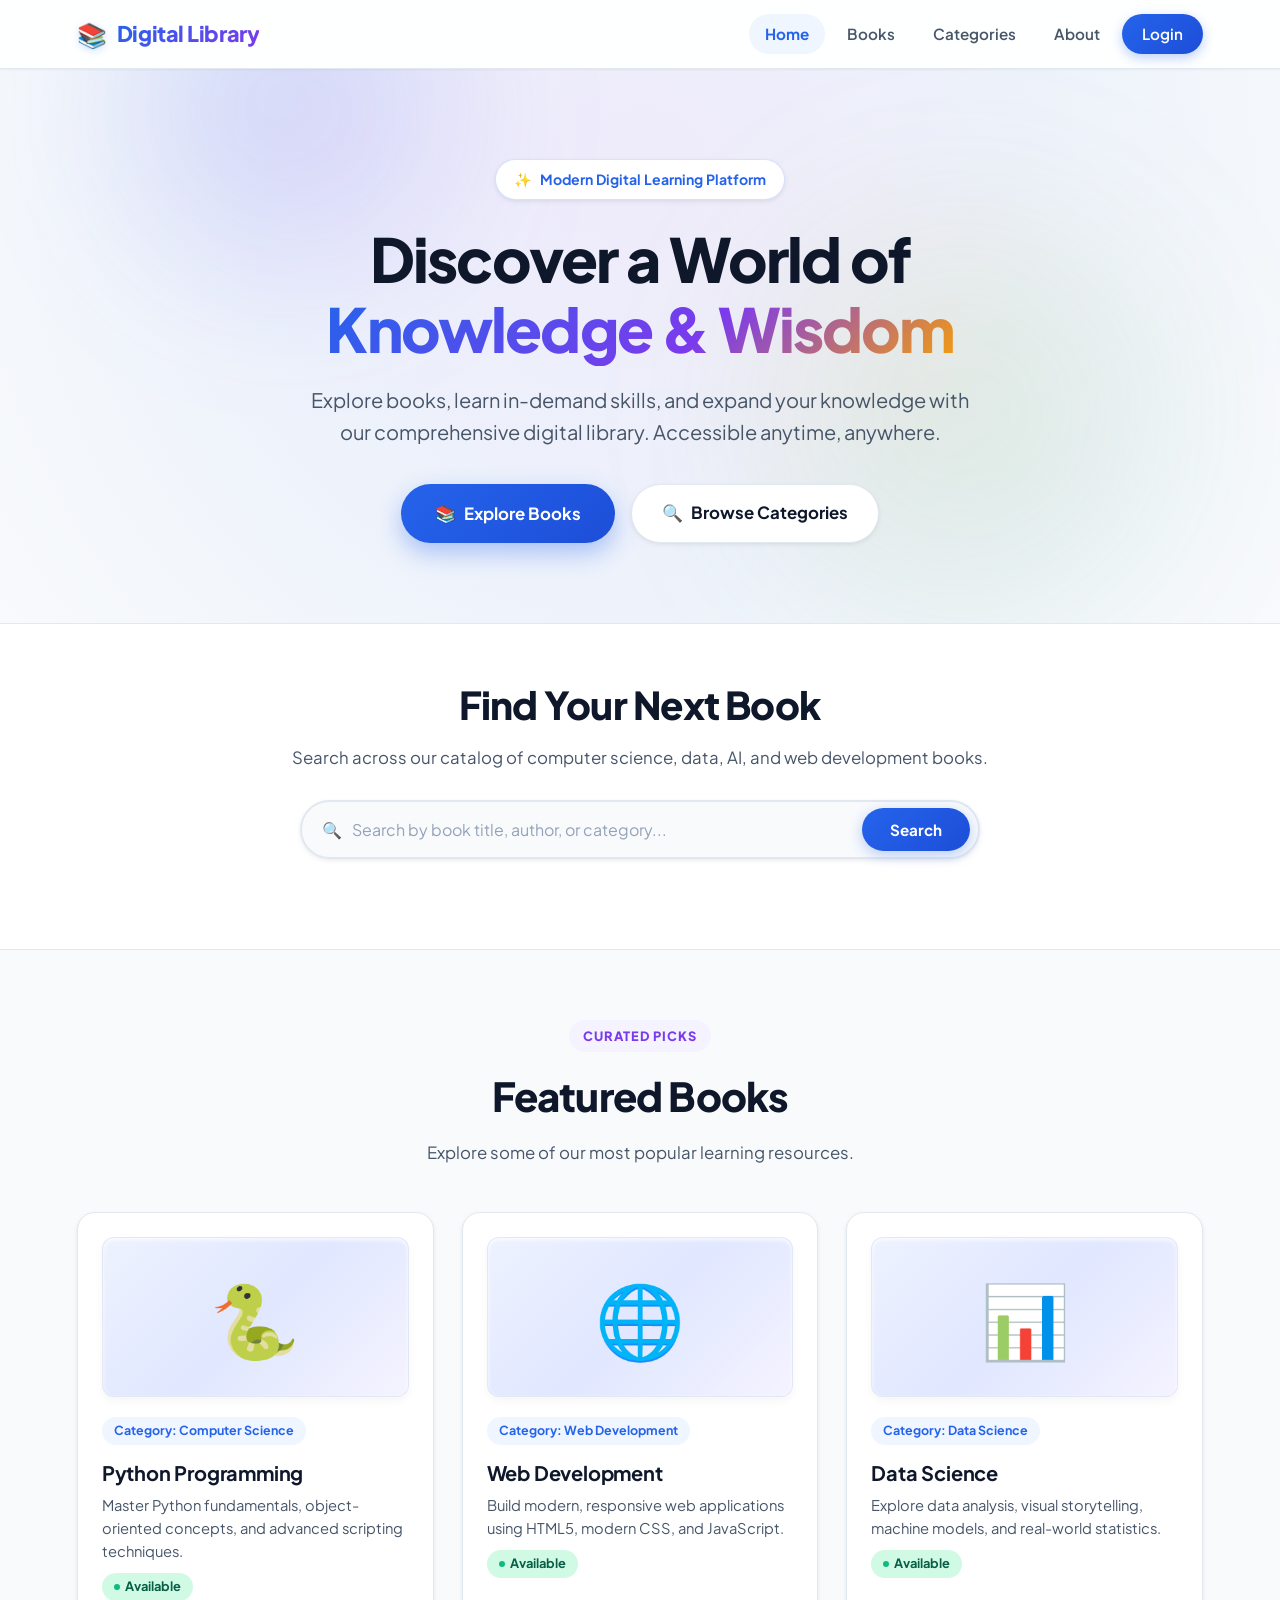
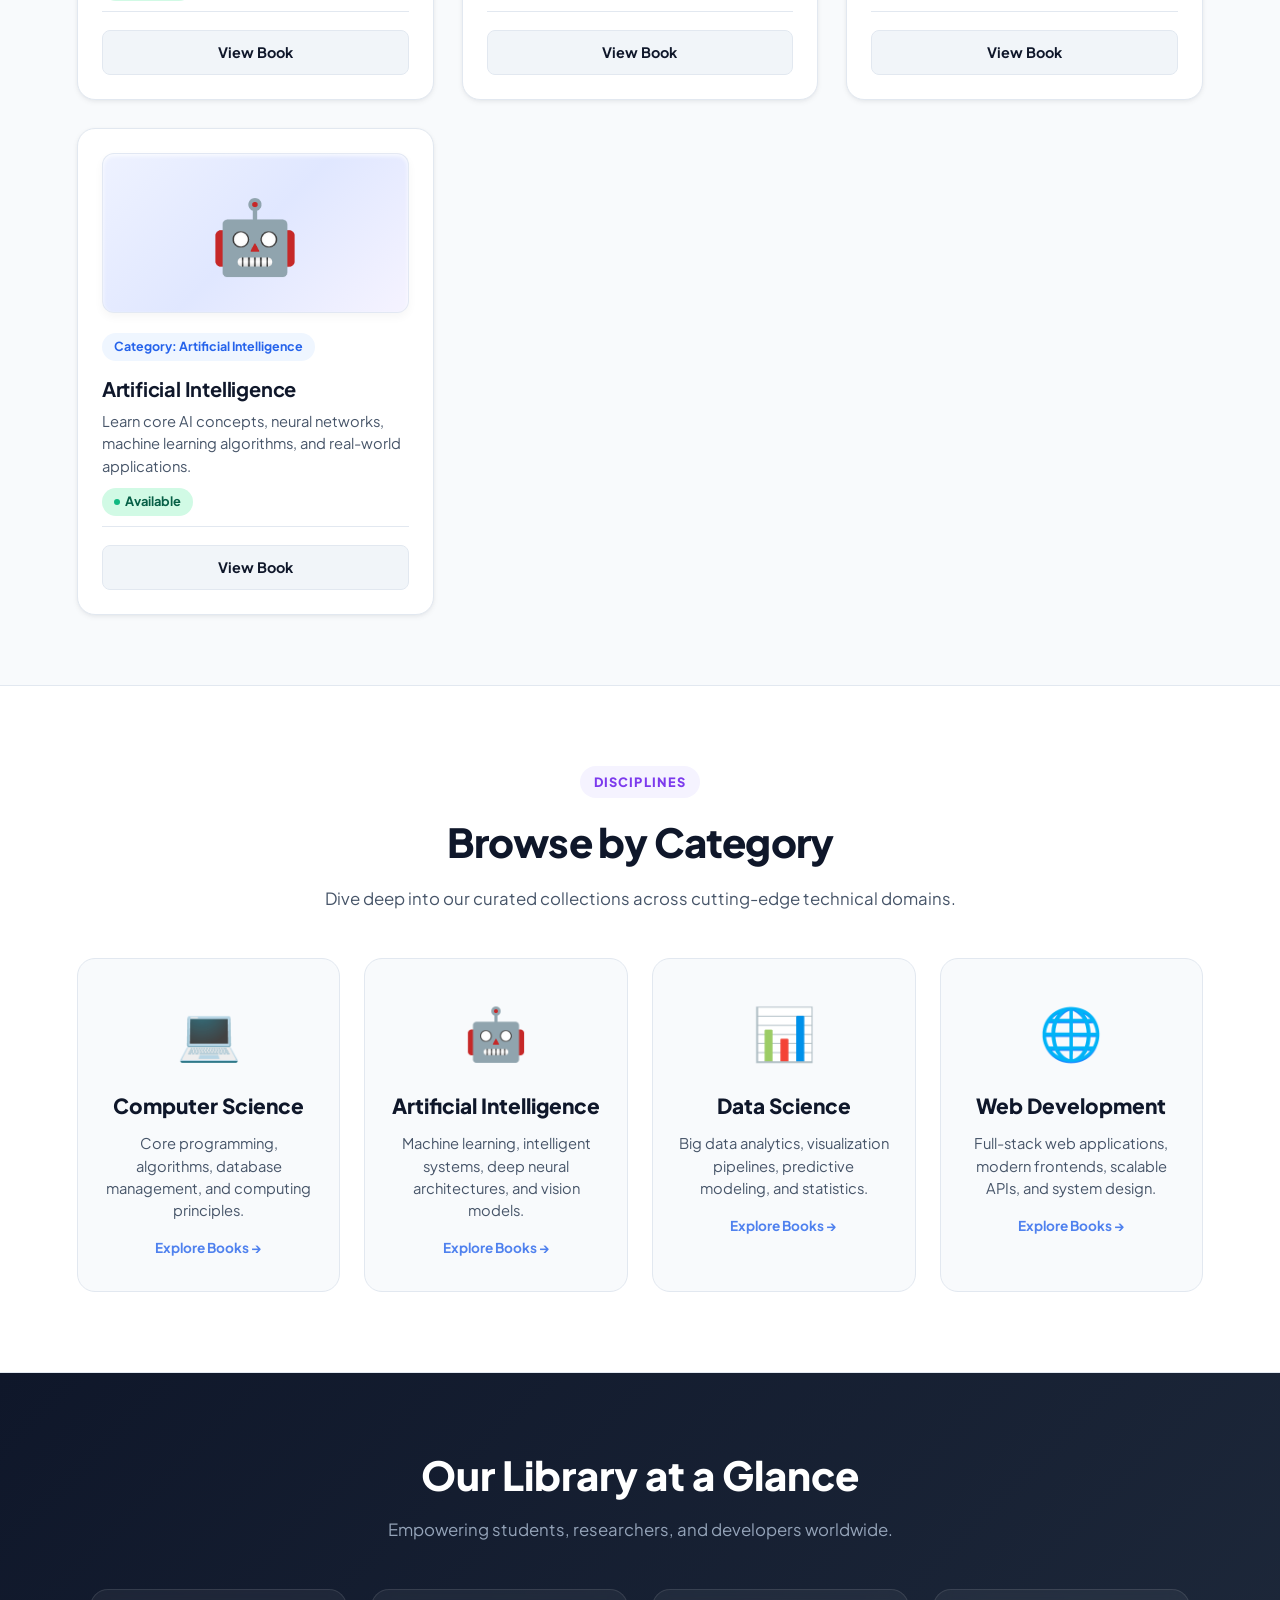
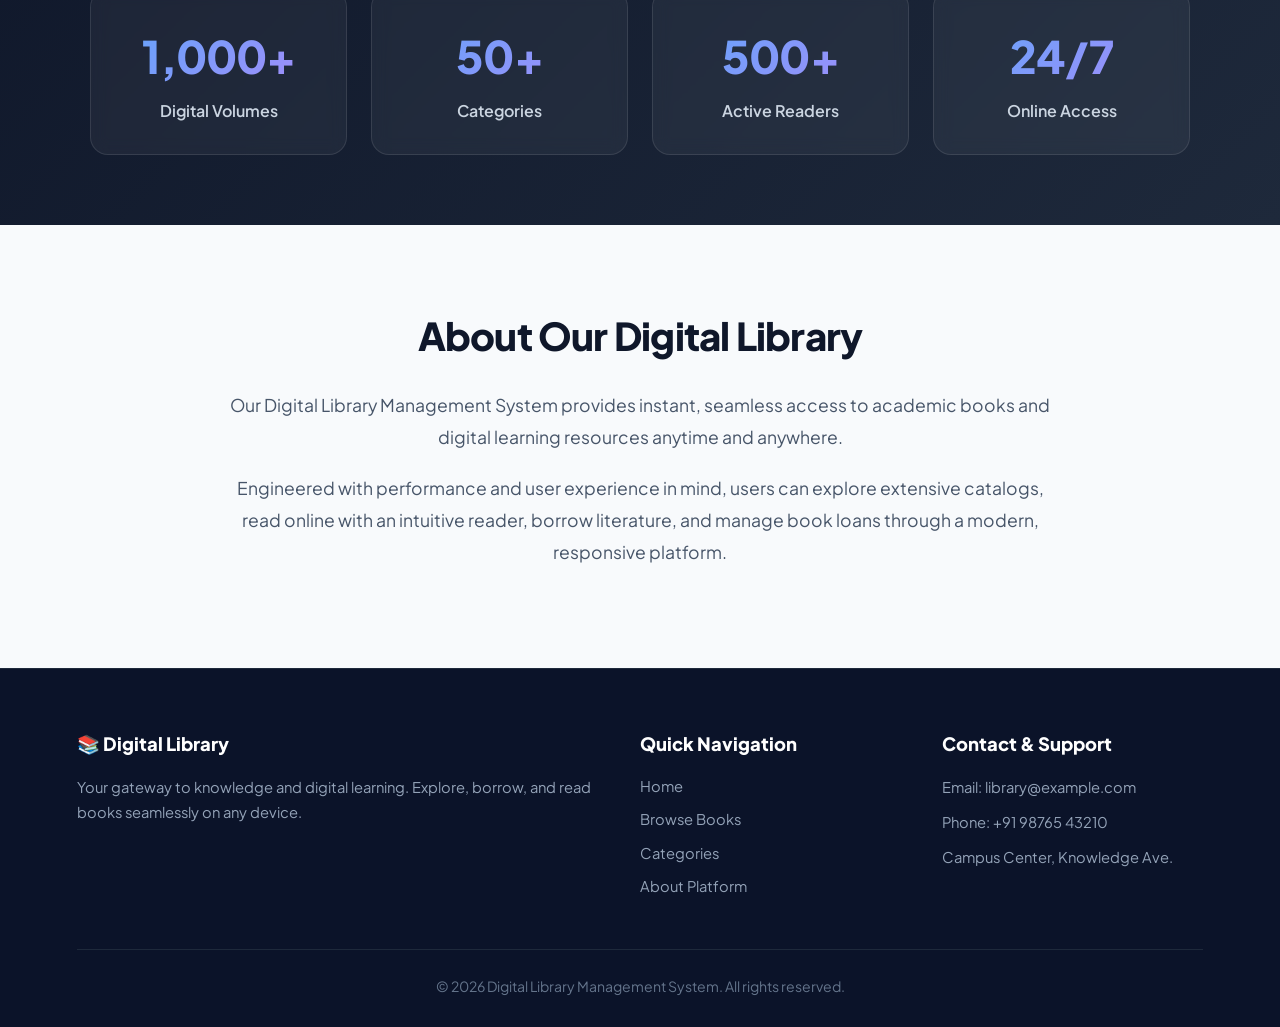
<file: frontend/index.html>
<!DOCTYPE html>
<html lang="en">

<head>
    <meta charset="UTF-8">
    <meta name="viewport" content="width=device-width, initial-scale=1.0">
    <title>Digital Library Management System</title>
    <link rel="stylesheet" href="style.css">
</head>

<body>

    <!-- Header / Navbar -->
    <header>
        <a href="index.html" class="logo-link">
            <span class="logo-badge">📚</span>
            <h1>Digital Library</h1>
        </a>

        <button class="nav-toggle" id="navToggle" aria-label="Toggle Navigation">
            ☰
        </button>

        <nav id="mainNav">
            <a href="index.html" class="active">Home</a>
            <a href="books.html">Books</a>
            <a href="#categories">Categories</a>
            <a href="#about">About</a>
            <a href="login.html" class="nav-cta" id="navAuthBtn">Login</a>
        </nav>
    </header>

    <main>

        <!-- Hero Section -->
        <section class="hero" id="home">
            <div class="hero-pill">
                <span>✨</span> Modern Digital Learning Platform
            </div>

            <h2>
                Discover a World of <span class="highlight">Knowledge & Wisdom</span>
            </h2>

            <p>
                Explore books, learn in-demand skills, and expand your knowledge with our comprehensive digital library. Accessible anytime, anywhere.
            </p>

            <div class="hero-actions">
                <button onclick="exploreBooks()">
                    <span>📚</span> Explore Books
                </button>
                <a href="#categories" class="btn-secondary-hero">
                    <span>🔍</span> Browse Categories
                </a>
            </div>
        </section>

        <!-- Search Section -->
        <section class="search-section">
            <div class="search-container-inner">
                <h2>Find Your Next Book</h2>
                <p>
                    Search across our catalog of computer science, data, AI, and web development books.
                </p>

                <div class="search-box">
                    <span class="search-icon">🔍</span>
                    <input
                        type="text"
                        id="searchInput"
                        placeholder="Search by book title, author, or category..."
                    >
                    <button onclick="searchBooks()">
                        Search
                    </button>
                </div>

                <div id="searchResult"></div>
            </div>
        </section>

        <!-- Featured Books Section -->
        <section class="featured-books" id="books">
            <div class="section-header">
                <span class="section-tag">Curated Picks</span>
                <h2>Featured Books</h2>
                <p>Explore some of our most popular learning resources.</p>
            </div>

            <div class="book-container">

                <!-- Book 1 -->
                <div class="book-card">
                    <div class="book-cover cover-cs">
                        🐍
                    </div>
                    <span class="book-category">Category: Computer Science</span>
                    <h3>Python Programming</h3>
                    <p>
                        Master Python fundamentals, object-oriented concepts, and advanced scripting techniques.
                    </p>
                    <p>
                        <span class="badge-available">Available</span>
                    </p>
                    <div class="book-buttons">
                        <a href="book-details.html?book=python" class="view-book">
                            View Book
                        </a>
                    </div>
                </div>

                <!-- Book 2 -->
                <div class="book-card">
                    <div class="book-cover cover-web">
                        🌐
                    </div>
                    <span class="book-category">Category: Web Development</span>
                    <h3>Web Development</h3>
                    <p>
                        Build modern, responsive web applications using HTML5, modern CSS, and JavaScript.
                    </p>
                    <p>
                        <span class="badge-available">Available</span>
                    </p>
                    <div class="book-buttons">
                        <a href="book-details.html?book=web" class="view-book">
                            View Book
                        </a>
                    </div>
                </div>

                <!-- Book 3 -->
                <div class="book-card">
                    <div class="book-cover cover-data">
                        📊
                    </div>
                    <span class="book-category">Category: Data Science</span>
                    <h3>Data Science</h3>
                    <p>
                        Explore data analysis, visual storytelling, machine models, and real-world statistics.
                    </p>
                    <p>
                        <span class="badge-available">Available</span>
                    </p>
                    <div class="book-buttons">
                        <a href="book-details.html?book=data" class="view-book">
                            View Book
                        </a>
                    </div>
                </div>

                <!-- Book 4 -->
                <div class="book-card">
                    <div class="book-cover cover-ai">
                        🤖
                    </div>
                    <span class="book-category">Category: Artificial Intelligence</span>
                    <h3>Artificial Intelligence</h3>
                    <p>
                        Learn core AI concepts, neural networks, machine learning algorithms, and real-world applications.
                    </p>
                    <p>
                        <span class="badge-available">Available</span>
                    </p>
                    <div class="book-buttons">
                        <a href="book-details.html?book=ai" class="view-book">
                            View Book
                        </a>
                    </div>
                </div>

            </div>
        </section>

        <!-- Categories Section -->
        <section class="categories" id="categories">
            <div class="categories-inner">
                <div class="section-header">
                    <span class="section-tag">Disciplines</span>
                    <h2>Browse by Category</h2>
                    <p>Dive deep into our curated collections across cutting-edge technical domains.</p>
                </div>

                <div class="category-container">

                    <!-- Category 1 -->
                    <div
                        class="category-card"
                        onclick="openCategory('Computer Science')"
                    >
                        <div class="category-icon">💻</div>
                        <h3>Computer Science</h3>
                        <p>Core programming, algorithms, database management, and computing principles.</p>
                        <div class="category-cta">Explore Books →</div>
                    </div>

                    <!-- Category 2 -->
                    <div
                        class="category-card"
                        onclick="openCategory('Artificial Intelligence')"
                    >
                        <div class="category-icon">🤖</div>
                        <h3>Artificial Intelligence</h3>
                        <p>Machine learning, intelligent systems, deep neural architectures, and vision models.</p>
                        <div class="category-cta">Explore Books →</div>
                    </div>

                    <!-- Category 3 -->
                    <div
                        class="category-card"
                        onclick="openCategory('Data Science')"
                    >
                        <div class="category-icon">📊</div>
                        <h3>Data Science</h3>
                        <p>Big data analytics, visualization pipelines, predictive modeling, and statistics.</p>
                        <div class="category-cta">Explore Books →</div>
                    </div>

                    <!-- Category 4 -->
                    <div
                        class="category-card"
                        onclick="openCategory('Web Development')"
                    >
                        <div class="category-icon">🌐</div>
                        <h3>Web Development</h3>
                        <p>Full-stack web applications, modern frontends, scalable APIs, and system design.</p>
                        <div class="category-cta">Explore Books →</div>
                    </div>

                </div>
            </div>
        </section>

        <!-- Library Statistics Section -->
        <section class="library-stats">
            <h2>Our Library at a Glance</h2>
            <p>Empowering students, researchers, and developers worldwide.</p>

            <div class="stats-container">
                <div class="stat-card">
                    <h3>1,000+</h3>
                    <p>Digital Volumes</p>
                </div>
                <div class="stat-card">
                    <h3>50+</h3>
                    <p>Categories</p>
                </div>
                <div class="stat-card">
                    <h3>500+</h3>
                    <p>Active Readers</p>
                </div>
                <div class="stat-card">
                    <h3>24/7</h3>
                    <p>Online Access</p>
                </div>
            </div>
        </section>

        <!-- About Section -->
        <section class="about-section" id="about">
            <h2>About Our Digital Library</h2>
            <p>
                Our Digital Library Management System provides instant, seamless access to academic books and digital learning resources anytime and anywhere.
            </p>
            <p>
                Engineered with performance and user experience in mind, users can explore extensive catalogs, read online with an intuitive reader, borrow literature, and manage book loans through a modern, responsive platform.
            </p>
        </section>

    </main>

    <!-- Footer -->
    <footer>
        <div class="footer-content">
            <div class="footer-section">
                <h3>📚 Digital Library</h3>
                <p>
                    Your gateway to knowledge and digital learning. Explore, borrow, and read books seamlessly on any device.
                </p>
            </div>

            <div class="footer-section">
                <h3>Quick Navigation</h3>
                <a href="#home">Home</a>
                <a href="books.html">Browse Books</a>
                <a href="#categories">Categories</a>
                <a href="#about">About Platform</a>
            </div>

            <div class="footer-section">
                <h3>Contact & Support</h3>
                <p>Email: library@example.com</p>
                <p>Phone: +91 98765 43210</p>
                <p>Campus Center, Knowledge Ave.</p>
            </div>
        </div>

        <div class="footer-bottom">
            <p>© 2026 Digital Library Management System. All rights reserved.</p>
        </div>
    </footer>

    <!-- JavaScript -->
    <script src="script.js"></script>
</body>

</html>
</file>
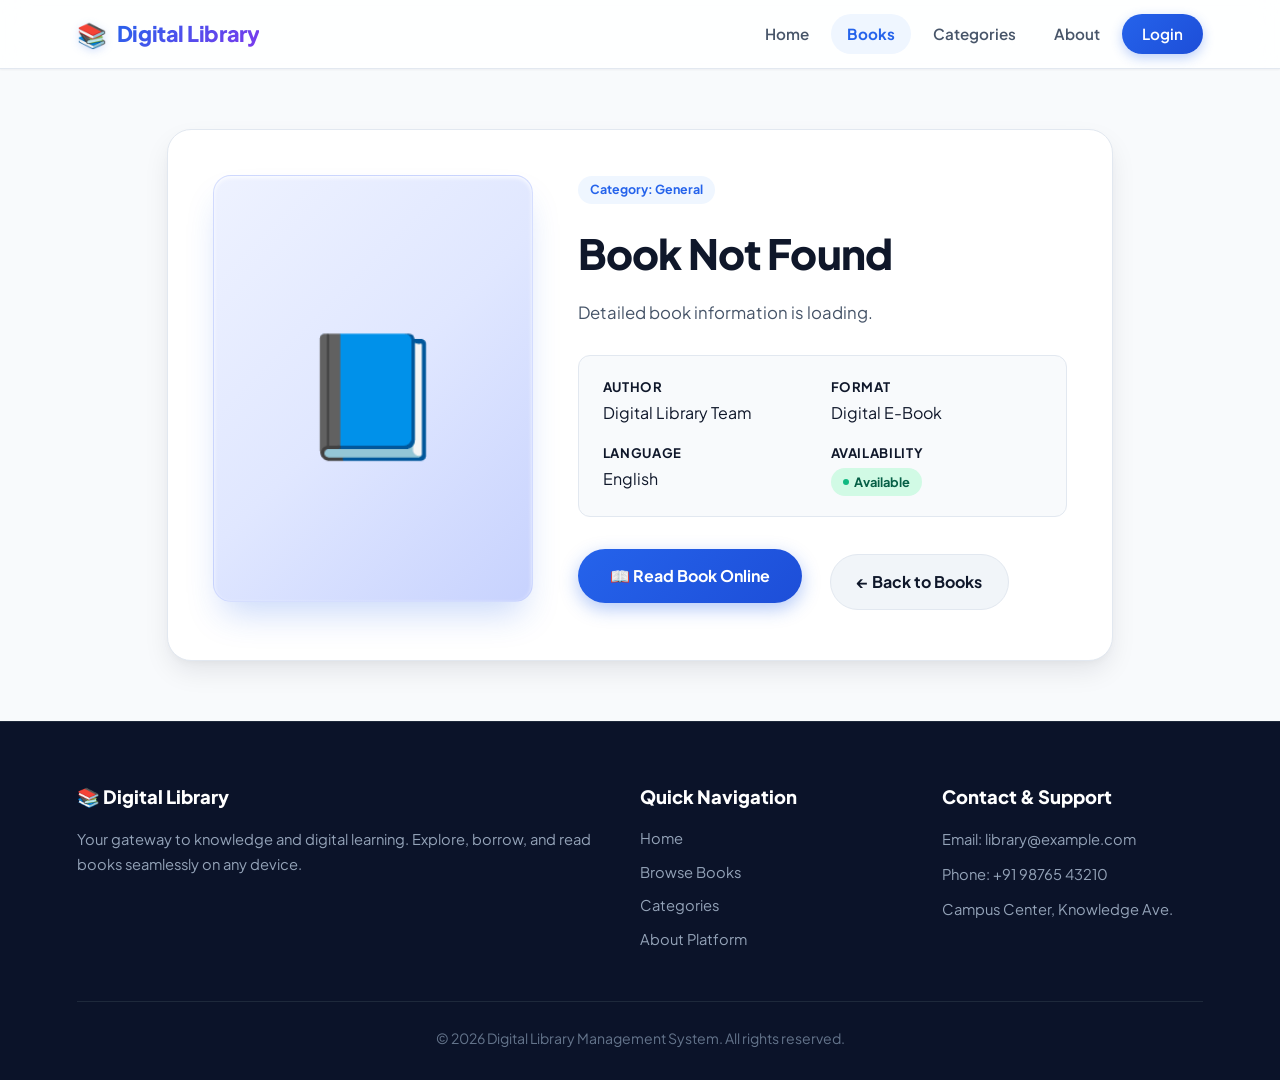
<file: frontend/book-details.html>
<!DOCTYPE html>
<html lang="en">

<head>
    <meta charset="UTF-8">
    <meta name="viewport" content="width=device-width, initial-scale=1.0">
    <title>Book Details - Digital Library</title>
    <link rel="stylesheet" href="style.css">
</head>

<body>

    <!-- Header / Navbar -->
    <header>
        <a href="index.html" class="logo-link">
            <span class="logo-badge">📚</span>
            <h1>Digital Library</h1>
        </a>

        <button class="nav-toggle" id="navToggle" aria-label="Toggle Navigation">
            ☰
        </button>

        <nav id="mainNav">
            <a href="index.html">Home</a>
            <a href="books.html" class="active">Books</a>
            <a href="index.html#categories">Categories</a>
            <a href="index.html#about">About</a>
            <a href="login.html" class="nav-cta" id="navAuthBtn">Login</a>
        </nav>
    </header>

    <main>
        <!-- Book Details Section -->
        <section class="book-details">
            <div class="book-details-container">

                <!-- Book Cover Visual -->
                <div class="book-details-cover" id="bookCover">
                    📘
                </div>

                <!-- Book Information & Actions -->
                <div class="book-details-info">
                    <span class="book-category" id="bookCategory">
                        Category: General
                    </span>

                    <h2 id="bookTitle">
                        Loading Book...
                    </h2>

                    <p id="bookDescription">
                        Detailed book information is loading.
                    </p>

                    <!-- Meta Information Box -->
                    <div class="book-info-box">
                        <div>
                            <strong>Author</strong>
                            <span id="bookAuthor">Digital Library Team</span>
                        </div>

                        <div>
                            <strong>Format</strong>
                            <span>Digital E-Book</span>
                        </div>

                        <div>
                            <strong>Language</strong>
                            <span>English</span>
                        </div>

                        <div>
                            <strong>Availability</strong>
                            <span class="badge-available">Available</span>
                        </div>
                    </div>

                    <!-- Action Buttons -->
                    <div style="display: flex; gap: 14px; flex-wrap: wrap; align-items: center;">
                        <a href="#" class="read-book" id="readBookButton">
                            📖 Read Book Online
                        </a>

                        <a href="books.html" class="back-books">
                            ← Back to Books
                        </a>
                    </div>
                </div>

            </div>
        </section>
    </main>

    <!-- Footer -->
    <footer>
        <div class="footer-content">
            <div class="footer-section">
                <h3>📚 Digital Library</h3>
                <p>
                    Your gateway to knowledge and digital learning. Explore, borrow, and read books seamlessly on any device.
                </p>
            </div>

            <div class="footer-section">
                <h3>Quick Navigation</h3>
                <a href="index.html">Home</a>
                <a href="books.html">Browse Books</a>
                <a href="index.html#categories">Categories</a>
                <a href="index.html#about">About Platform</a>
            </div>

            <div class="footer-section">
                <h3>Contact & Support</h3>
                <p>Email: library@example.com</p>
                <p>Phone: +91 98765 43210</p>
                <p>Campus Center, Knowledge Ave.</p>
            </div>
        </div>

        <div class="footer-bottom">
            <p>© 2026 Digital Library Management System. All rights reserved.</p>
        </div>
    </footer>

    <!-- JavaScript -->
    <script src="script.js"></script>
</body>

</html>
</file>
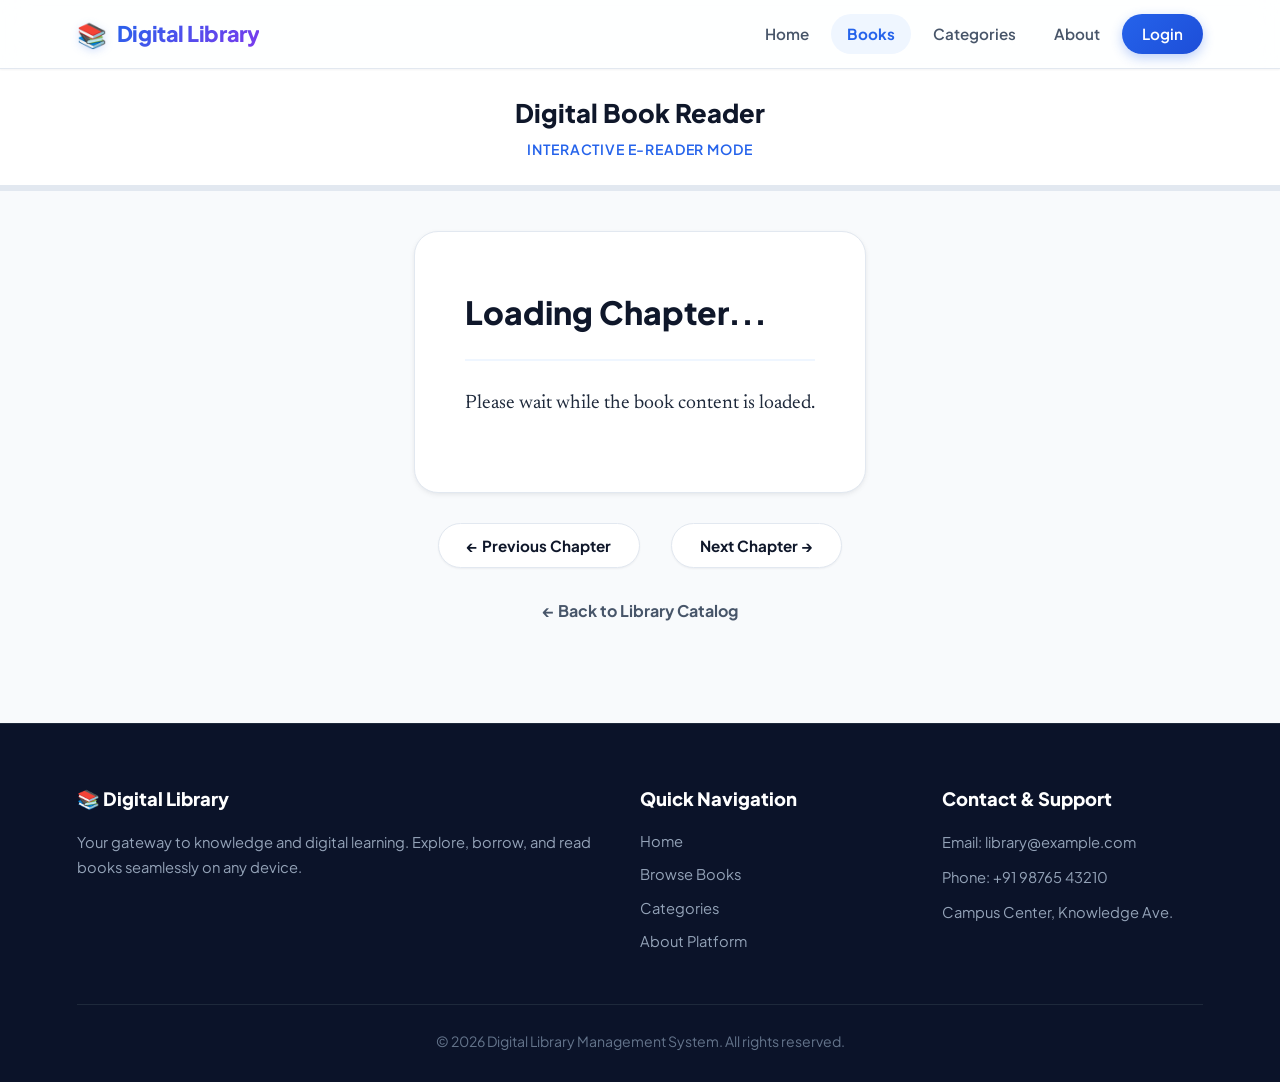
<file: frontend/book-reader.html>
<!DOCTYPE html>
<html lang="en">

<head>
    <meta charset="UTF-8">
    <meta name="viewport" content="width=device-width, initial-scale=1.0">
    <title>Book Reader - Digital Library</title>
    <link rel="stylesheet" href="style.css">
</head>

<body>

    <!-- Header / Navbar -->
    <header>
        <a href="index.html" class="logo-link">
            <span class="logo-badge">📚</span>
            <h1>Digital Library</h1>
        </a>

        <button class="nav-toggle" id="navToggle" aria-label="Toggle Navigation">
            ☰
        </button>

        <nav id="mainNav">
            <a href="index.html">Home</a>
            <a href="books.html" class="active">Books</a>
            <a href="index.html#categories">Categories</a>
            <a href="index.html#about">About</a>
            <a href="login.html" class="nav-cta" id="navAuthBtn">Login</a>
        </nav>
    </header>

    <!-- Reader Sticky Header -->
    <section class="reader-header">
        <h2 id="readerTitle">
            Digital Book Reader
        </h2>
        <p>Interactive E-Reader Mode</p>
    </section>

    <!-- Reading Progress Bar -->
    <div class="reading-progress-container">
        <div class="reading-progress-bar" id="readingProgress"></div>
    </div>

    <!-- Reader Main Content -->
    <main class="reader-page">
        <article class="book-content" id="chapterContent">
            <h2>Loading Chapter...</h2>
            <p>Please wait while the book content is loaded.</p>
        </article>

        <!-- Chapter Navigation -->
        <div class="chapter-navigation">
            <button id="previousChapter" onclick="previousChapter()">
                ← Previous Chapter
            </button>

            <button id="nextChapter" onclick="nextChapter()">
                Next Chapter →
            </button>
        </div>

        <!-- Back to Books -->
        <div class="reader-back">
            <a href="books.html">
                ← Back to Library Catalog
            </a>
        </div>
    </main>

    <!-- Footer -->
    <footer>
        <div class="footer-content">
            <div class="footer-section">
                <h3>📚 Digital Library</h3>
                <p>
                    Your gateway to knowledge and digital learning. Explore, borrow, and read books seamlessly on any device.
                </p>
            </div>

            <div class="footer-section">
                <h3>Quick Navigation</h3>
                <a href="index.html">Home</a>
                <a href="books.html">Browse Books</a>
                <a href="index.html#categories">Categories</a>
                <a href="index.html#about">About Platform</a>
            </div>

            <div class="footer-section">
                <h3>Contact & Support</h3>
                <p>Email: library@example.com</p>
                <p>Phone: +91 98765 43210</p>
                <p>Campus Center, Knowledge Ave.</p>
            </div>
        </div>

        <div class="footer-bottom">
            <p>© 2026 Digital Library Management System. All rights reserved.</p>
        </div>
    </footer>

    <!-- JavaScript -->
    <script src="script.js"></script>
    <script>
        loadBookReader();
    </script>
</body>

</html>
</file>
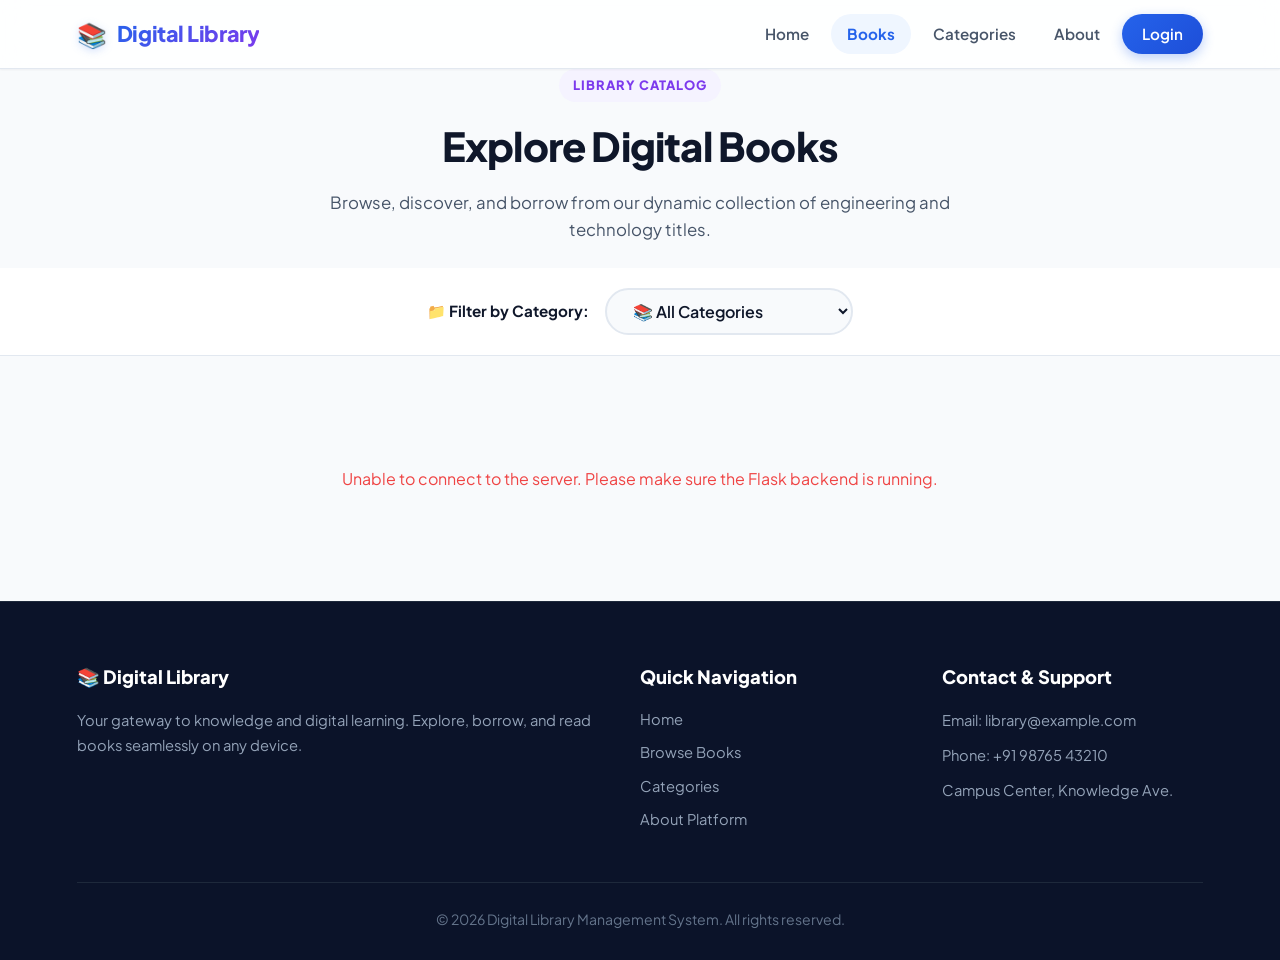
<file: frontend/books.html>
<!DOCTYPE html>
<html lang="en">

<head>
    <meta charset="UTF-8">
    <meta name="viewport" content="width=device-width, initial-scale=1.0">
    <title>Books Catalog - Digital Library</title>
    <link rel="stylesheet" href="style.css">
</head>

<body>

    <!-- Header / Navbar -->
    <header>
        <a href="index.html" class="logo-link">
            <span class="logo-badge">📚</span>
            <h1>Digital Library</h1>
        </a>

        <button class="nav-toggle" id="navToggle" aria-label="Toggle Navigation">
            ☰
        </button>

        <nav id="mainNav">
            <a href="index.html">Home</a>
            <a href="books.html" class="active">Books</a>
            <a href="index.html#categories">Categories</a>
            <a href="index.html#about">About</a>
            <a href="login.html" class="nav-cta" id="navAuthBtn">Login</a>
        </nav>
    </header>

    <main>

        <!-- Books Page Header -->
        <section class="books-header">
            <div class="section-header" style="margin-bottom: 0;">
                <span class="section-tag">Library Catalog</span>
                <h2>Explore Digital Books</h2>
                <p>Browse, discover, and borrow from our dynamic collection of engineering and technology titles.</p>
            </div>
        </section>

        <!-- Category Filter Section -->
        <section class="category-filter-section">
            <label for="categoryFilter">
                <span>📁</span> Filter by Category:
            </label>

            <select id="categoryFilter" onchange="filterBooks()">
                <option value="all">📚 All Categories</option>
                <option value="Computer Science">💻 Computer Science</option>
                <option value="Web Development">🌐 Web Development</option>
                <option value="Data Science">📊 Data Science</option>
                <option value="Artificial Intelligence">🤖 Artificial Intelligence</option>
            </select>
        </section>

        <!-- All Books Catalog -->
        <section class="all-books">
            <div class="books-container" id="booksContainer">
                <!-- Books will be loaded dynamically from MySQL via Flask API -->
                <p style="text-align: center; color: var(--text-muted); grid-column: 1 / -1; padding: 40px 0;">
                    Loading library books...
                </p>
            </div>
        </section>

    </main>

    <!-- Footer -->
    <footer>
        <div class="footer-content">
            <div class="footer-section">
                <h3>📚 Digital Library</h3>
                <p>
                    Your gateway to knowledge and digital learning. Explore, borrow, and read books seamlessly on any device.
                </p>
            </div>

            <div class="footer-section">
                <h3>Quick Navigation</h3>
                <a href="index.html">Home</a>
                <a href="books.html">Browse Books</a>
                <a href="index.html#categories">Categories</a>
                <a href="index.html#about">About Platform</a>
            </div>

            <div class="footer-section">
                <h3>Contact & Support</h3>
                <p>Email: library@example.com</p>
                <p>Phone: +91 98765 43210</p>
                <p>Campus Center, Knowledge Ave.</p>
            </div>
        </div>

        <div class="footer-bottom">
            <p>© 2026 Digital Library Management System. All rights reserved.</p>
        </div>
    </footer>

    <!-- JavaScript -->
    <script src="script.js"></script>
    <script>
        document.addEventListener("DOMContentLoaded", function () {
            const params = new URLSearchParams(window.location.search);
            const category = params.get("category");
            const categoryFilter = document.getElementById("categoryFilter");

            if (category && categoryFilter) {
                categoryFilter.value = category;
                // Wait for books to load then apply filter
                setTimeout(function () {
                    filterBooks();
                }, 300);
            }
        });
    </script>
</body>

</html>
</file>
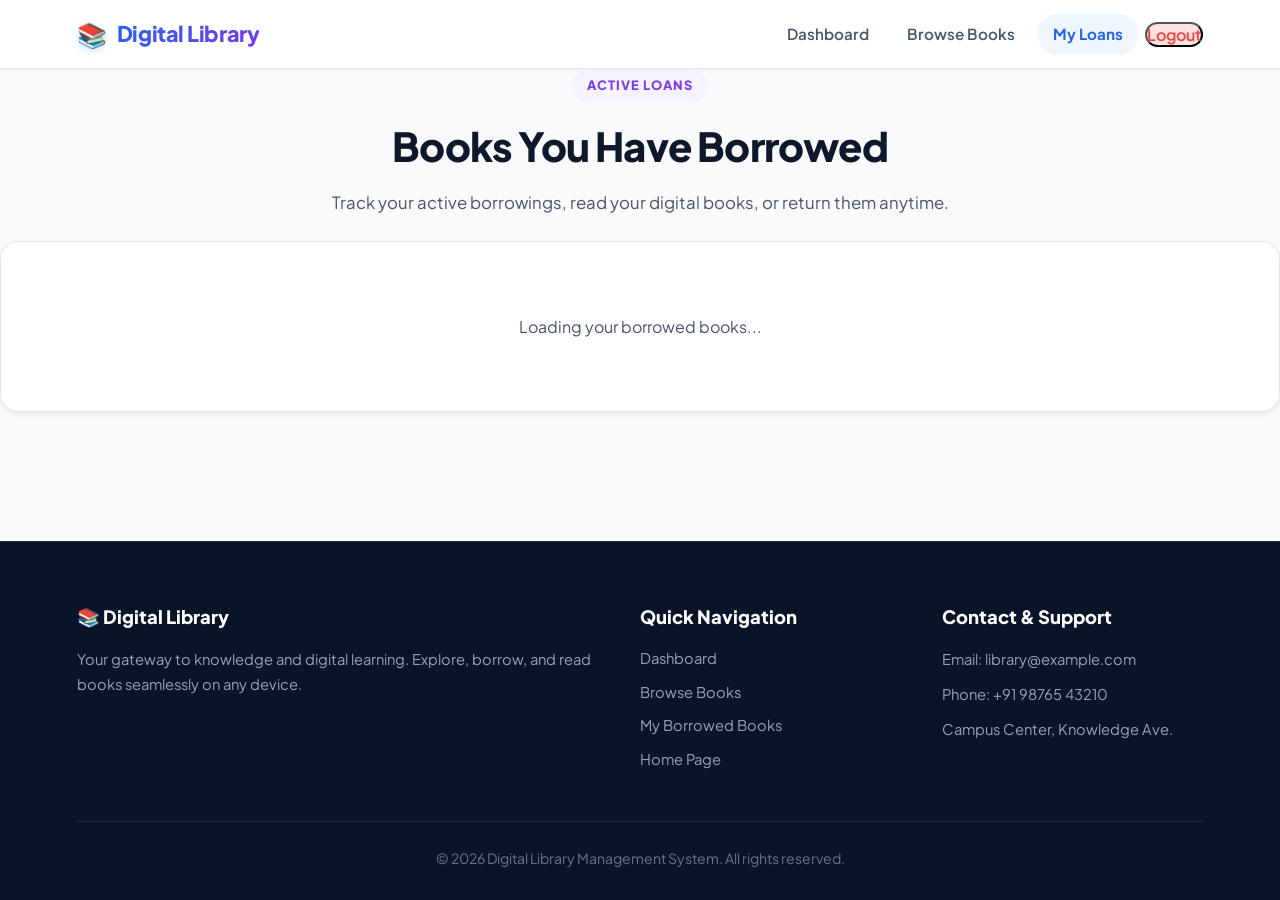
<file: frontend/borrowed-books.html>
<!DOCTYPE html>
<html lang="en">

<head>
    <meta charset="UTF-8">
    <meta name="viewport" content="width=device-width, initial-scale=1.0">
    <title>My Borrowed Books - Digital Library</title>
    <link rel="stylesheet" href="style.css">
</head>

<body>

    <!-- Header / Navbar -->
    <header>
        <a href="index.html" class="logo-link">
            <span class="logo-badge">📚</span>
            <h1>Digital Library</h1>
        </a>

        <button class="nav-toggle" id="navToggle" aria-label="Toggle Navigation">
            ☰
        </button>

        <nav id="mainNav">
            <a href="dashboard.html">Dashboard</a>
            <a href="books.html">Browse Books</a>
            <a href="borrowed-books.html" class="active">My Loans</a>
            <button class="logout-btn" onclick="logoutUser()">Logout</button>
        </nav>
    </header>

    <main>
        <!-- Page Header Banner -->
        <section class="books-header">
            <div class="section-header" style="margin-bottom: 0;">
                <span class="section-tag">Active Loans</span>
                <h2>Books You Have Borrowed</h2>
                <p>Track your active borrowings, read your digital books, or return them anytime.</p>
            </div>
        </section>

        <!-- Borrowed Books Grid Section -->
        <section class="books-section">
            <div id="borrowedBooksContainer">
                <p style="text-align: center; color: var(--text-muted); grid-column: 1 / -1; padding: 40px 0;">
                    Loading your borrowed books...
                </p>
            </div>
        </section>
    </main>

    <!-- Footer -->
    <footer>
        <div class="footer-content">
            <div class="footer-section">
                <h3>📚 Digital Library</h3>
                <p>
                    Your gateway to knowledge and digital learning. Explore, borrow, and read books seamlessly on any device.
                </p>
            </div>

            <div class="footer-section">
                <h3>Quick Navigation</h3>
                <a href="dashboard.html">Dashboard</a>
                <a href="books.html">Browse Books</a>
                <a href="borrowed-books.html">My Borrowed Books</a>
                <a href="index.html">Home Page</a>
            </div>

            <div class="footer-section">
                <h3>Contact & Support</h3>
                <p>Email: library@example.com</p>
                <p>Phone: +91 98765 43210</p>
                <p>Campus Center, Knowledge Ave.</p>
            </div>
        </div>

        <div class="footer-bottom">
            <p>© 2026 Digital Library Management System. All rights reserved.</p>
        </div>
    </footer>

    <!-- JavaScript -->
    <script src="script.js"></script>
    <script>
        protectPage().then(function (isLoggedIn) {
            if (isLoggedIn) {
                loadBorrowedBooks();
            }
        });
    </script>
</body>

</html>
</file>
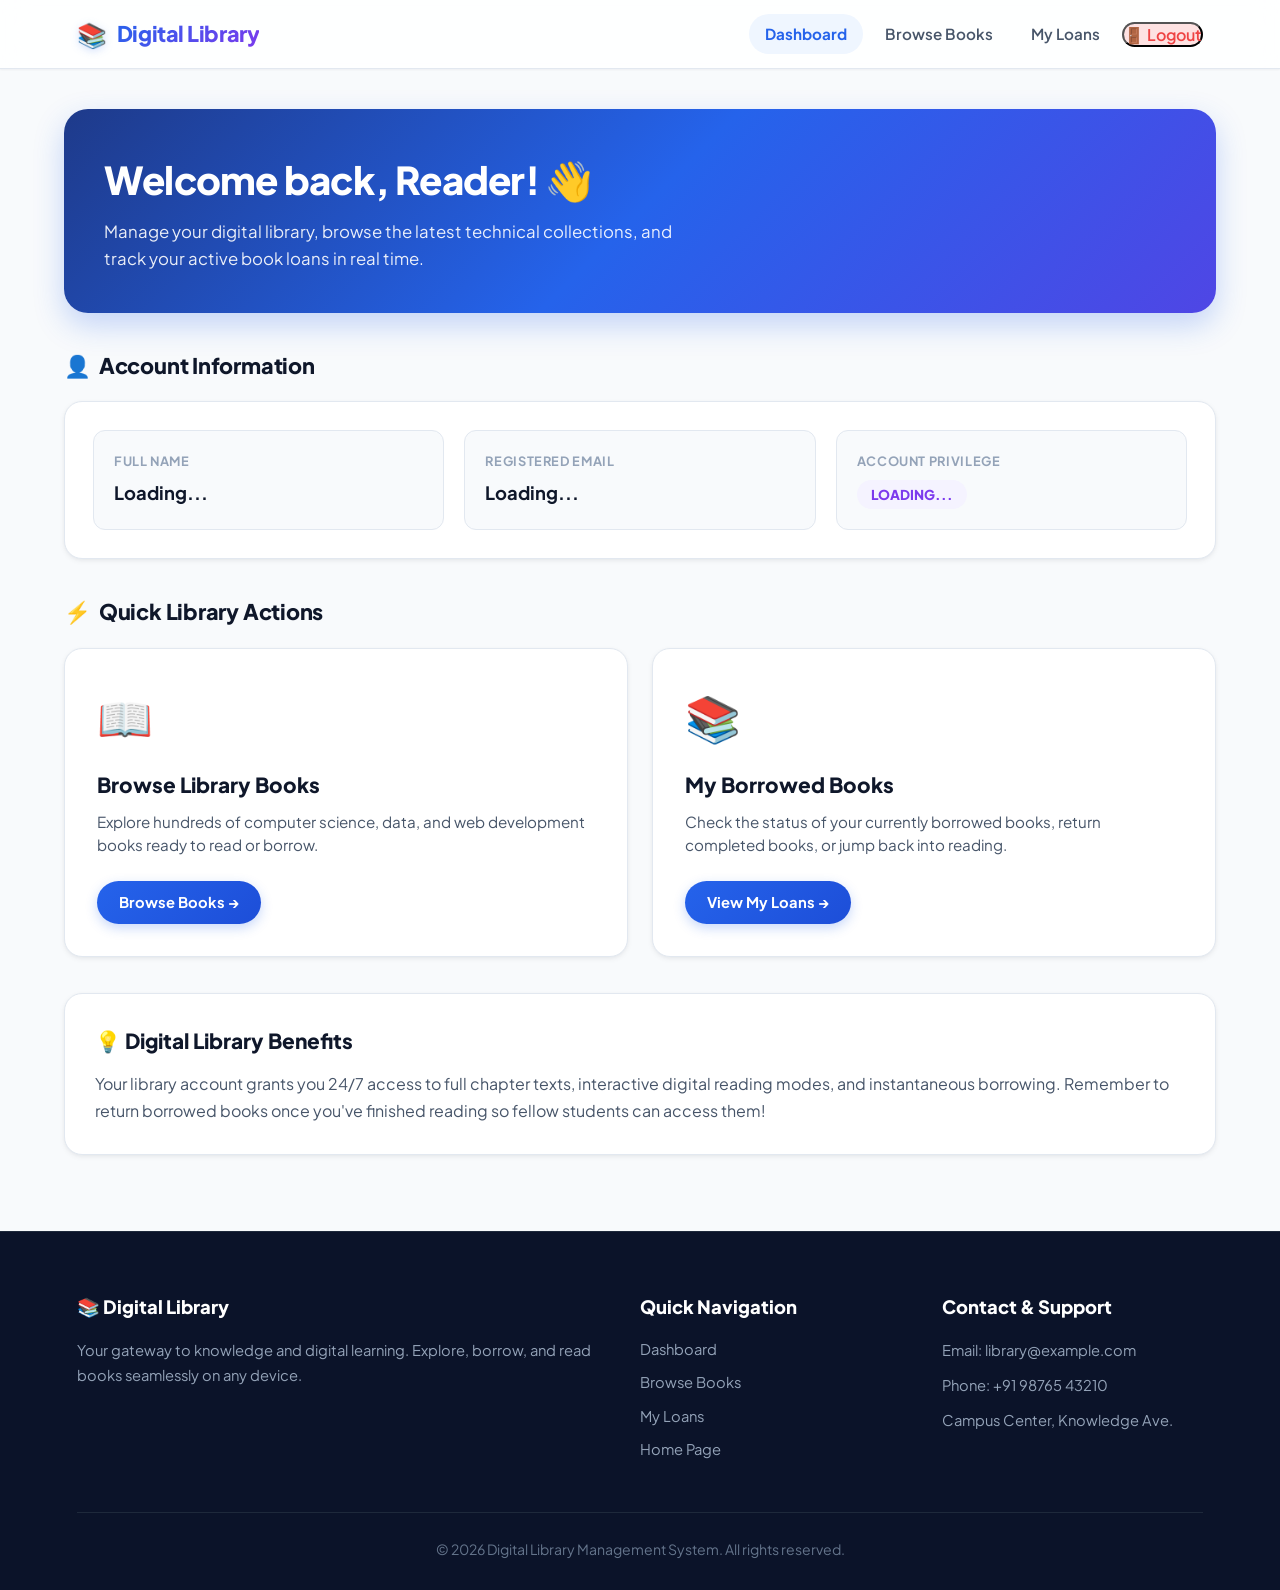
<file: frontend/dashboard.html>
<!DOCTYPE html>
<html lang="en">

<head>
    <meta charset="UTF-8">
    <meta name="viewport" content="width=device-width, initial-scale=1.0">
    <title>Member Dashboard - Digital Library</title>
    <link rel="stylesheet" href="style.css">
</head>

<body>

    <!-- Header / Navbar -->
    <header>
        <a href="index.html" class="logo-link">
            <span class="logo-badge">📚</span>
            <h1>Digital Library</h1>
        </a>

        <button class="nav-toggle" id="navToggle" aria-label="Toggle Navigation">
            ☰
        </button>

        <nav id="mainNav">
            <a href="dashboard.html" class="active">Dashboard</a>
            <a href="books.html">Browse Books</a>
            <a href="borrowed-books.html">My Loans</a>
            <button class="logout-btn" onclick="logoutUser()">
                🚪 Logout
            </button>
        </nav>
    </header>

    <!-- Main Dashboard Container -->
    <main class="dashboard-container">

        <!-- Welcome Banner -->
        <section class="welcome-section">
            <h1>
                Welcome back, <span id="userName">Reader</span>! 👋
            </h1>
            <p>
                Manage your digital library, browse the latest technical collections, and track your active book loans in real time.
            </p>
        </section>

        <!-- Account Information Card -->
        <h2 class="section-title">
            <span>👤</span> Account Information
        </h2>

        <section class="account-card">
            <div class="account-row">

                <div class="account-item">
                    <div class="account-label">Full Name</div>
                    <div class="account-value" id="dashboardName">
                        Loading...
                    </div>
                </div>

                <div class="account-item">
                    <div class="account-label">Registered Email</div>
                    <div class="account-value" id="dashboardEmail">
                        Loading...
                    </div>
                </div>

                <div class="account-item">
                    <div class="account-label">Account Privilege</div>
                    <div class="account-value">
                        <span class="role-badge" id="dashboardRole">
                            Loading...
                        </span>
                    </div>
                </div>

            </div>
        </section>

        <!-- Quick Library Actions -->
        <h2 class="section-title">
            <span>⚡</span> Quick Library Actions
        </h2>

        <section class="actions-grid">

            <!-- Browse Books Action -->
            <div class="action-card">
                <div class="action-icon">📖</div>
                <h3>Browse Library Books</h3>
                <p>
                    Explore hundreds of computer science, data, and web development books ready to read or borrow.
                </p>
                <a href="books.html" class="action-btn">
                    Browse Books →
                </a>
            </div>

            <!-- Borrowed Books Action -->
            <div class="action-card">
                <div class="action-icon">📚</div>
                <h3>My Borrowed Books</h3>
                <p>
                    Check the status of your currently borrowed books, return completed books, or jump back into reading.
                </p>
                <a href="borrowed-books.html" class="action-btn">
                    View My Loans →
                </a>
            </div>

        </section>

        <!-- Platform Information Card -->
        <section class="info-card">
            <h2>💡 Digital Library Benefits</h2>
            <p>
                Your library account grants you 24/7 access to full chapter texts, interactive digital reading modes, and instantaneous borrowing. Remember to return borrowed books once you've finished reading so fellow students can access them!
            </p>
        </section>

    </main>

    <!-- Footer -->
    <footer>
        <div class="footer-content">
            <div class="footer-section">
                <h3>📚 Digital Library</h3>
                <p>
                    Your gateway to knowledge and digital learning. Explore, borrow, and read books seamlessly on any device.
                </p>
            </div>

            <div class="footer-section">
                <h3>Quick Navigation</h3>
                <a href="dashboard.html">Dashboard</a>
                <a href="books.html">Browse Books</a>
                <a href="borrowed-books.html">My Loans</a>
                <a href="index.html">Home Page</a>
            </div>

            <div class="footer-section">
                <h3>Contact & Support</h3>
                <p>Email: library@example.com</p>
                <p>Phone: +91 98765 43210</p>
                <p>Campus Center, Knowledge Ave.</p>
            </div>
        </div>

        <div class="footer-bottom">
            <p>© 2026 Digital Library Management System. All rights reserved.</p>
        </div>
    </footer>

    <!-- JavaScript -->
    <script src="script.js"></script>

    <!-- Dashboard Session Protection & Loader -->
    <script>
        protectPage().then(function (isLoggedIn) {
            if (isLoggedIn) {
                loadDashboard();
            }
        });
    </script>
</body>

</html>
</file>
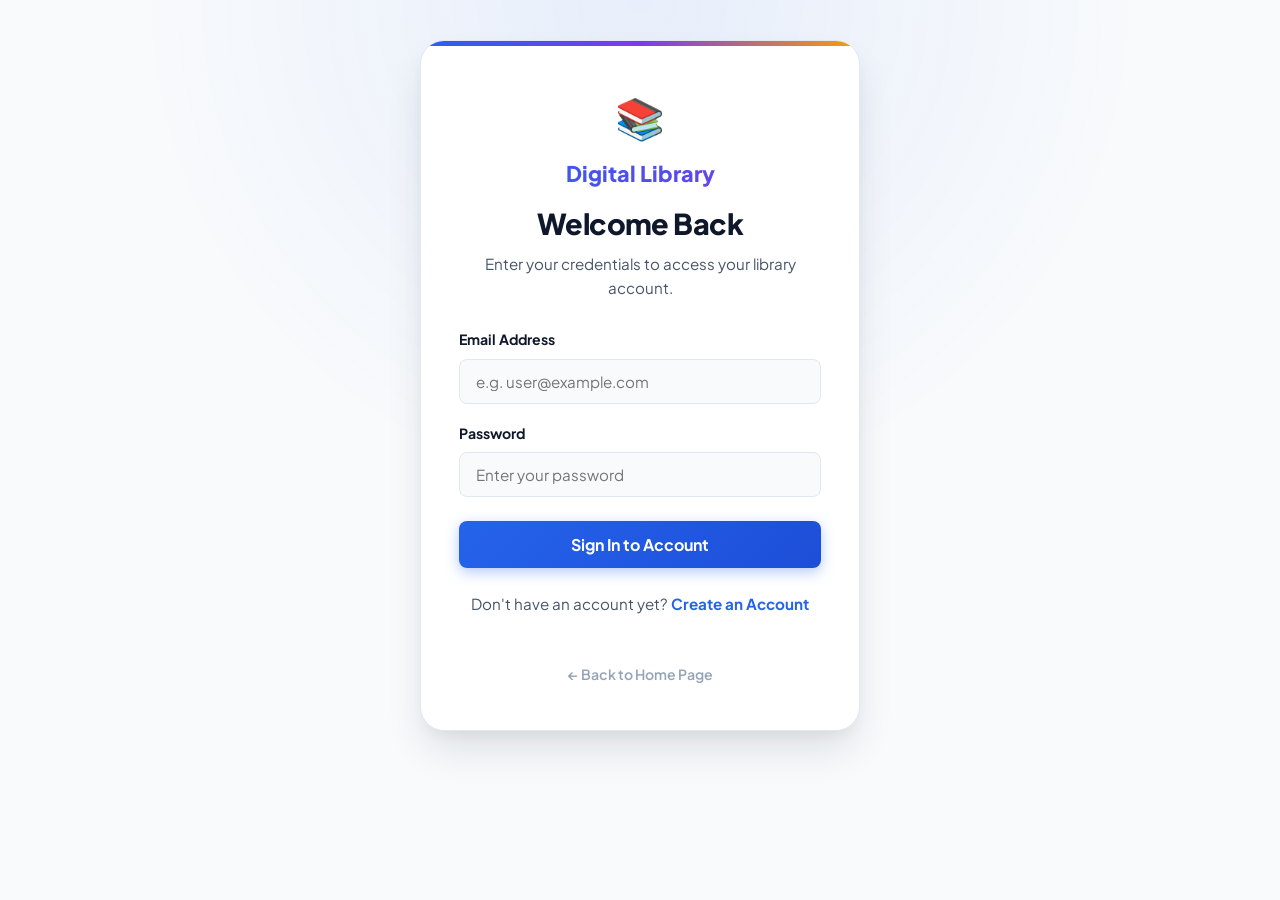
<file: frontend/login.html>
<!DOCTYPE html>
<html lang="en">

<head>
    <meta charset="UTF-8">
    <meta name="viewport" content="width=device-width, initial-scale=1.0">
    <title>Login - Digital Library</title>
    <link rel="stylesheet" href="style.css">
</head>

<body>

    <section class="login-page">
        <div class="login-container">
            <a href="index.html" style="text-decoration: none;">
                <div style="font-size: 2.5rem; margin-bottom: 8px;">📚</div>
                <h1>Digital Library</h1>
            </a>

            <h2>Welcome Back</h2>
            <p>Enter your credentials to access your library account.</p>

            <!-- Login Form -->
            <form id="loginForm">
                <label for="email">
                    Email Address
                </label>
                <input
                    type="email"
                    id="email"
                    placeholder="e.g. user@example.com"
                    autocomplete="email"
                    required
                >

                <label for="password">
                    Password
                </label>
                <input
                    type="password"
                    id="password"
                    placeholder="Enter your password"
                    autocomplete="current-password"
                    required
                >

                <button type="submit">
                    Sign In to Account
                </button>
            </form>

            <p class="register-text">
                Don't have an account yet?
                <a href="register.html">Create an Account</a>
            </p>

            <a href="index.html" class="back-home">
                ← Back to Home Page
            </a>
        </div>
    </section>

    <!-- JavaScript -->
    <script src="script.js"></script>
</body>

</html>
</file>
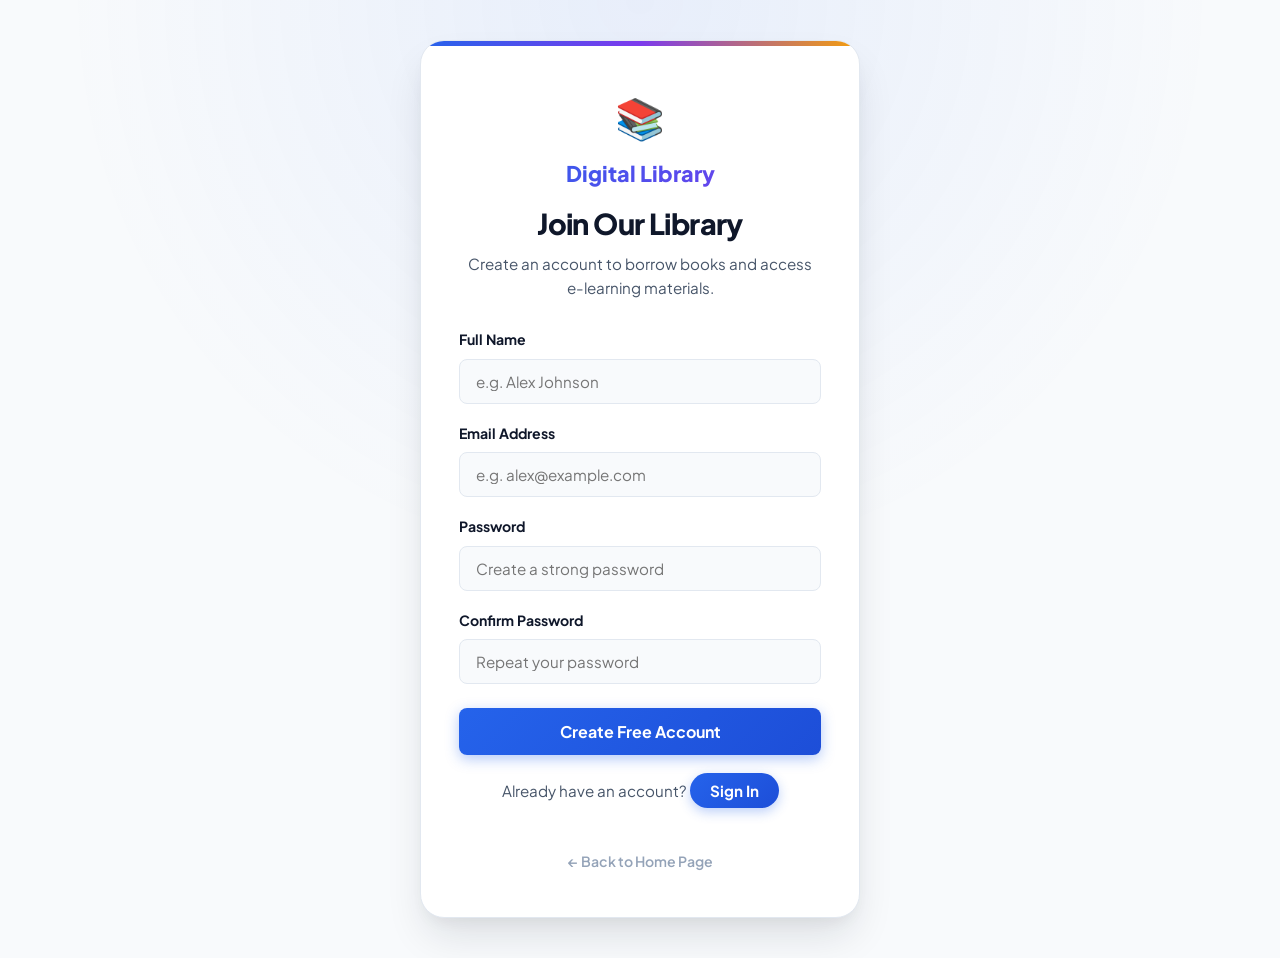
<file: frontend/register.html>
<!DOCTYPE html>
<html lang="en">

<head>
    <meta charset="UTF-8">
    <meta name="viewport" content="width=device-width, initial-scale=1.0">
    <title>Register - Digital Library</title>
    <link rel="stylesheet" href="style.css">
</head>

<body>

    <section class="login-page">
        <div class="login-container">
            <a href="index.html" style="text-decoration: none;">
                <div style="font-size: 2.5rem; margin-bottom: 8px;">📚</div>
                <h1>Digital Library</h1>
            </a>

            <h2>Join Our Library</h2>
            <p>Create an account to borrow books and access e-learning materials.</p>

            <!-- Register Form -->
            <form id="registerForm">
                <label for="name">
                    Full Name
                </label>
                <input
                    type="text"
                    id="name"
                    placeholder="e.g. Alex Johnson"
                    autocomplete="name"
                    required
                >

                <label for="registerEmail">
                    Email Address
                </label>
                <input
                    type="email"
                    id="registerEmail"
                    placeholder="e.g. alex@example.com"
                    autocomplete="email"
                    required
                >

                <label for="registerPassword">
                    Password
                </label>
                <input
                    type="password"
                    id="registerPassword"
                    placeholder="Create a strong password"
                    autocomplete="new-password"
                    required
                >

                <label for="confirmPassword">
                    Confirm Password
                </label>
                <input
                    type="password"
                    id="confirmPassword"
                    placeholder="Repeat your password"
                    autocomplete="new-password"
                    required
                >

                <button type="submit">
                    Create Free Account
                </button>
            </form>

            <p class="register-text">
                Already have an account?
                <a href="login.html">Sign In</a>
            </p>

            <a href="index.html" class="back-home">
                ← Back to Home Page
            </a>
        </div>
    </section>

    <!-- JavaScript -->
    <script src="script.js"></script>
</body>

</html>
</file>
<file: frontend/style.css>
/* =========================================================
   DIGITAL LIBRARY MANAGEMENT SYSTEM - MODERN DESIGN SYSTEM
   Professional, Colorful & Responsive UI
   ========================================================= */

@import url('https://fonts.googleapis.com/css2?family=Plus+Jakarta+Sans:wght@300;400;500;600;700;800&family=Newsreader:ital,opsz,wght@0,6..72,400;0,6..72,500;0,6..72,600;1,6..72,400&display=swap');

:root {
    /* Brand Color Palette */
    --primary: #2563EB;
    --primary-hover: #1D4ED8;
    --primary-light: #EFF6FF;
    --primary-ring: rgba(37, 99, 235, 0.25);
    --primary-gradient: linear-gradient(135deg, #2563EB 0%, #1D4ED8 100%);

    --secondary: #7C3AED;
    --secondary-hover: #6D28D9;
    --secondary-light: #F5F3FF;
    --secondary-gradient: linear-gradient(135deg, #7C3AED 0%, #4F46E5 100%);

    --accent: #F59E0B;
    --accent-hover: #D97706;
    --accent-light: #FEF3C7;
    --accent-gradient: linear-gradient(135deg, #F59E0B 0%, #EA580C 100%);

    --success: #10B981;
    --success-hover: #059669;
    --success-light: #D1FAE5;

    --danger: #EF4444;
    --danger-hover: #DC2626;
    --danger-light: #FEE2E2;

    /* Backgrounds & Surfaces */
    --bg-main: #F8FAFC;
    --bg-surface: #FFFFFF;
    --bg-surface-soft: #F1F5F9;
    --bg-glass: rgba(255, 255, 255, 0.85);

    /* Text Colors */
    --text-main: #0F172A;
    --text-muted: #475569;
    --text-light: #94A3B8;
    --text-white: #FFFFFF;

    /* Borders & Shadows */
    --border-color: #E2E8F0;
    --border-focus: #3B82F6;
    --shadow-xs: 0 1px 2px 0 rgba(15, 23, 42, 0.05);
    --shadow-sm: 0 2px 6px -1px rgba(15, 23, 42, 0.08), 0 1px 4px -1px rgba(15, 23, 42, 0.04);
    --shadow-md: 0 6px 16px -2px rgba(15, 23, 42, 0.08), 0 2px 6px -2px rgba(15, 23, 42, 0.04);
    --shadow-lg: 0 12px 28px -4px rgba(15, 23, 42, 0.1), 0 4px 10px -4px rgba(15, 23, 42, 0.05);
    --shadow-xl: 0 22px 40px -6px rgba(15, 23, 42, 0.12), 0 8px 16px -6px rgba(15, 23, 42, 0.06);

    /* Radii */
    --radius-sm: 8px;
    --radius-md: 12px;
    --radius-lg: 18px;
    --radius-xl: 24px;
    --radius-full: 9999px;

    /* Transition */
    --transition-fast: 0.15s ease;
    --transition-normal: 0.25s ease;
    --transition-smooth: 0.35s cubic-bezier(0.16, 1, 0.3, 1);
}

/* =========================================================
   GLOBAL RESET & BASE
   ========================================================= */

*, *::before, *::after {
    box-sizing: border-box;
    margin: 0;
    padding: 0;
}

html {
    scroll-behavior: smooth;
}

body {
    font-family: 'Plus Jakarta Sans', -apple-system, BlinkMacSystemFont, "Segoe UI", Roboto, sans-serif;
    background-color: var(--bg-main);
    color: var(--text-main);
    line-height: 1.6;
    min-height: 100vh;
    display: flex;
    flex-direction: column;
    overflow-x: hidden;
    -webkit-font-smoothing: antialiased;
}

main {
    flex: 1 0 auto;
}

a {
    color: var(--primary);
    text-decoration: none;
    transition: color var(--transition-fast);
}

a:hover {
    color: var(--primary-hover);
}

img {
    max-width: 100%;
    height: auto;
    display: block;
}

button, input, select, textarea {
    font-family: inherit;
    font-size: inherit;
}

/* Custom Scrollbar */
::-webkit-scrollbar {
    width: 10px;
}
::-webkit-scrollbar-track {
    background: #F1F5F9;
}
::-webkit-scrollbar-thumb {
    background: #CBD5E1;
    border-radius: var(--radius-full);
}
::-webkit-scrollbar-thumb:hover {
    background: #94A3B8;
}

/* =========================================================
   HEADER & NAVBAR
   ========================================================= */

header, nav.navbar {
    position: sticky;
    top: 0;
    z-index: 1000;
    background: var(--bg-glass);
    backdrop-filter: blur(14px);
    -webkit-backdrop-filter: blur(14px);
    border-bottom: 1px solid var(--border-color);
    box-shadow: var(--shadow-xs);
    padding: 14px 6%;
    display: flex;
    justify-content: space-between;
    align-items: center;
    transition: all var(--transition-normal);
}

header h1, .navbar .logo, .navbar h1 {
    font-size: 1.35rem;
    font-weight: 800;
    letter-spacing: -0.02em;
    display: flex;
    align-items: center;
    gap: 10px;
    background: linear-gradient(135deg, var(--primary) 0%, var(--secondary) 100%);
    -webkit-background-clip: text;
    -webkit-text-fill-color: transparent;
    cursor: pointer;
}

.logo-link {
    text-decoration: none;
    display: flex;
    align-items: center;
    gap: 10px;
}

.logo-badge {
    font-size: 1.5rem;
    -webkit-text-fill-color: initial;
    filter: drop-shadow(0 2px 4px rgba(37, 99, 235, 0.2));
}

nav, .nav-links {
    display: flex;
    align-items: center;
    gap: 6px;
}

nav a, .nav-links a, .nav-links button {
    color: var(--text-muted);
    font-weight: 600;
    font-size: 0.95rem;
    padding: 8px 16px;
    border-radius: var(--radius-full);
    transition: all var(--transition-fast);
    display: inline-flex;
    align-items: center;
    gap: 6px;
    border: none;
    background: transparent;
    cursor: pointer;
    text-decoration: none;
}

nav a:hover, .nav-links a:hover {
    color: var(--primary);
    background: var(--primary-light);
    text-decoration: none;
    transform: translateY(-1px);
}

nav a.active, .nav-links a.active {
    color: var(--primary);
    background: var(--primary-light);
    font-weight: 700;
}

/* Nav Action Buttons */
.nav-cta, a[href="login.html"]:last-child, .nav-links a[href="login.html"] {
    background: var(--primary-gradient) !important;
    color: var(--text-white) !important;
    padding: 8px 20px !important;
    border-radius: var(--radius-full) !important;
    box-shadow: 0 4px 12px rgba(37, 99, 235, 0.3);
}

.nav-cta:hover, a[href="login.html"]:last-child:hover, .nav-links a[href="login.html"]:hover {
    transform: translateY(-2px) !important;
    box-shadow: 0 6px 18px rgba(37, 99, 235, 0.4) !important;
    color: var(--text-white) !important;
}

.logout-btn {
    background: var(--danger-light) !important;
    color: var(--danger) !important;
    font-weight: 600 !important;
    border-radius: var(--radius-full) !important;
}

.logout-btn:hover {
    background: var(--danger) !important;
    color: var(--text-white) !important;
}

/* Mobile Nav Toggle Button */
.nav-toggle {
    display: none;
    background: var(--bg-surface);
    border: 1px solid var(--border-color);
    border-radius: var(--radius-sm);
    padding: 8px 12px;
    font-size: 1.25rem;
    color: var(--text-main);
    cursor: pointer;
}

/* User Pill in Navbar */
.nav-user-badge {
    background: var(--secondary-light);
    color: var(--secondary);
    padding: 6px 14px;
    border-radius: var(--radius-full);
    font-size: 0.85rem;
    font-weight: 700;
    display: inline-flex;
    align-items: center;
    gap: 6px;
}

/* =========================================================
   HERO SECTION (index.html)
   ========================================================= */

.hero {
    position: relative;
    padding: 90px 6% 80px;
    text-align: center;
    background: radial-gradient(circle at 50% 20%, rgba(124, 58, 237, 0.08) 0%, rgba(37, 99, 235, 0.05) 50%, rgba(248, 250, 252, 0) 100%), var(--bg-main);
    display: flex;
    flex-direction: column;
    align-items: center;
    justify-content: center;
    overflow: hidden;
}

/* Decorative background elements */
.hero::before {
    content: '';
    position: absolute;
    top: -120px;
    left: 10%;
    width: 320px;
    height: 320px;
    background: linear-gradient(135deg, rgba(37, 99, 235, 0.15), rgba(124, 58, 237, 0.15));
    border-radius: 50%;
    filter: blur(80px);
    z-index: 0;
    pointer-events: none;
}

.hero::after {
    content: '';
    position: absolute;
    bottom: 20px;
    right: 10%;
    width: 380px;
    height: 380px;
    background: linear-gradient(135deg, rgba(245, 158, 11, 0.12), rgba(16, 185, 129, 0.12));
    border-radius: 50%;
    filter: blur(90px);
    z-index: 0;
    pointer-events: none;
}

.hero-pill {
    position: relative;
    z-index: 1;
    display: inline-flex;
    align-items: center;
    gap: 8px;
    background: var(--bg-surface);
    border: 1px solid rgba(37, 99, 235, 0.18);
    box-shadow: var(--shadow-sm);
    padding: 8px 18px;
    border-radius: var(--radius-full);
    font-size: 0.88rem;
    font-weight: 700;
    color: var(--primary);
    margin-bottom: 24px;
    animation: fadeInDown 0.6s ease;
}

.hero h2 {
    position: relative;
    z-index: 1;
    font-size: clamp(2.2rem, 5vw, 3.8rem);
    font-weight: 800;
    letter-spacing: -0.03em;
    line-height: 1.15;
    max-width: 860px;
    margin-bottom: 20px;
    color: var(--text-main);
}

.hero h2 .highlight {
    background: linear-gradient(135deg, var(--primary) 0%, var(--secondary) 60%, var(--accent) 100%);
    -webkit-background-clip: text;
    -webkit-text-fill-color: transparent;
}

.hero p {
    position: relative;
    z-index: 1;
    font-size: clamp(1.05rem, 2vw, 1.25rem);
    color: var(--text-muted);
    max-width: 680px;
    margin-bottom: 36px;
    line-height: 1.6;
}

.hero-actions {
    position: relative;
    z-index: 1;
    display: flex;
    gap: 16px;
    flex-wrap: wrap;
    justify-content: center;
}

.hero button, .btn-primary {
    background: var(--primary-gradient);
    color: var(--text-white);
    border: none;
    padding: 15px 34px;
    font-size: 1.05rem;
    font-weight: 700;
    border-radius: var(--radius-full);
    cursor: pointer;
    box-shadow: 0 10px 25px rgba(37, 99, 235, 0.35);
    transition: all var(--transition-normal);
    display: inline-flex;
    align-items: center;
    gap: 8px;
    text-decoration: none;
}

.hero button:hover, .btn-primary:hover {
    transform: translateY(-3px);
    box-shadow: 0 14px 30px rgba(37, 99, 235, 0.45);
    color: var(--text-white);
}

.btn-secondary-hero {
    background: var(--bg-surface);
    color: var(--text-main);
    border: 1px solid var(--border-color);
    padding: 15px 30px;
    font-size: 1.05rem;
    font-weight: 700;
    border-radius: var(--radius-full);
    cursor: pointer;
    box-shadow: var(--shadow-sm);
    transition: all var(--transition-normal);
    display: inline-flex;
    align-items: center;
    gap: 8px;
    text-decoration: none;
}

.btn-secondary-hero:hover {
    background: var(--bg-surface-soft);
    border-color: var(--text-light);
    transform: translateY(-2px);
    color: var(--primary);
}

/* =========================================================
   SEARCH SECTION
   ========================================================= */

.search-section {
    padding: 50px 6% 60px;
    background: var(--bg-surface);
    position: relative;
    border-top: 1px solid var(--border-color);
    border-bottom: 1px solid var(--border-color);
}

.search-container-inner {
    max-width: 820px;
    margin: 0 auto;
    text-align: center;
}

.search-section h2 {
    font-size: clamp(1.8rem, 3vw, 2.4rem);
    font-weight: 800;
    letter-spacing: -0.02em;
    margin-bottom: 10px;
    color: var(--text-main);
}

.search-section p {
    color: var(--text-muted);
    font-size: 1.05rem;
    margin-bottom: 28px;
}

.search-box {
    display: flex;
    max-width: 680px;
    margin: 0 auto;
    background: var(--bg-main);
    border: 2px solid var(--border-color);
    border-radius: var(--radius-full);
    padding: 6px 8px 6px 20px;
    box-shadow: var(--shadow-sm);
    transition: all var(--transition-normal);
    align-items: center;
    gap: 10px;
}

.search-box:focus-within {
    border-color: var(--primary);
    background: var(--bg-surface);
    box-shadow: 0 0 0 4px var(--primary-ring);
}

.search-box input {
    flex: 1;
    border: none;
    background: transparent;
    outline: none;
    font-size: 1rem;
    color: var(--text-main);
    padding: 10px 0;
}

.search-box input::placeholder {
    color: var(--text-light);
}

.search-box button {
    background: var(--primary-gradient);
    color: var(--text-white);
    border: none;
    padding: 12px 28px;
    border-radius: var(--radius-full);
    font-weight: 700;
    font-size: 0.95rem;
    cursor: pointer;
    transition: all var(--transition-normal);
    box-shadow: 0 4px 14px rgba(37, 99, 235, 0.3);
}

.search-box button:hover {
    transform: translateY(-1px);
    box-shadow: 0 6px 18px rgba(37, 99, 235, 0.4);
}

#searchResult {
    margin-top: 30px;
    text-align: left;
}

#searchResult .search-results {
    background: var(--bg-main);
    padding: 30px;
    border-radius: var(--radius-lg);
    border: 1px solid var(--border-color);
}

#searchResult h3 {
    font-size: 1.3rem;
    font-weight: 700;
    color: var(--text-main);
    margin-bottom: 20px;
    text-align: center;
}

/* =========================================================
   FEATURED BOOKS & BOOK GRIDS
   ========================================================= */

.featured-books, .all-books, .books-section {
    padding: 70px 6%;
    max-width: 1300px;
    margin: 0 auto;
    width: 100%;
}

.section-header {
    text-align: center;
    max-width: 640px;
    margin: 0 auto 45px;
}

.section-header .section-tag {
    display: inline-block;
    background: var(--secondary-light);
    color: var(--secondary);
    font-weight: 800;
    font-size: 0.8rem;
    text-transform: uppercase;
    letter-spacing: 0.08em;
    padding: 6px 14px;
    border-radius: var(--radius-full);
    margin-bottom: 12px;
}

.section-header h2, .featured-books h2, .all-books h2, .books-header h2 {
    font-size: clamp(1.8rem, 3.5vw, 2.5rem);
    font-weight: 800;
    letter-spacing: -0.02em;
    color: var(--text-main);
    margin-bottom: 12px;
}

.section-header p, .featured-books > p, .books-header p {
    color: var(--text-muted);
    font-size: 1.05rem;
}

/* Book Container Grid */
.book-container, .books-container, #borrowedBooksContainer {
    display: grid;
    grid-template-columns: repeat(auto-fill, minmax(290px, 1fr));
    gap: 28px;
    justify-content: center;
}

/* Book Card */
.book-card {
    background: var(--bg-surface);
    border: 1px solid var(--border-color);
    border-radius: var(--radius-lg);
    padding: 24px;
    box-shadow: var(--shadow-sm);
    transition: all var(--transition-smooth);
    display: flex;
    flex-direction: column;
    position: relative;
    overflow: hidden;
}

.book-card::before {
    content: '';
    position: absolute;
    top: 0;
    left: 0;
    right: 0;
    height: 4px;
    background: linear-gradient(90deg, var(--primary), var(--secondary));
    opacity: 0;
    transition: opacity var(--transition-fast);
}

.book-card:hover {
    transform: translateY(-7px);
    box-shadow: var(--shadow-xl);
    border-color: rgba(37, 99, 235, 0.25);
}

.book-card:hover::before {
    opacity: 1;
}

/* Book Cover Presentation */
.book-cover {
    width: 100%;
    height: 160px;
    background: linear-gradient(135deg, #EEF2FF 0%, #E0E7FF 50%, #F5F3FF 100%);
    border-radius: var(--radius-md);
    display: flex;
    align-items: center;
    justify-content: center;
    font-size: 4.5rem;
    margin-bottom: 20px;
    position: relative;
    border: 1px solid rgba(226, 232, 240, 0.8);
    box-shadow: inset 0 2px 4px rgba(255, 255, 255, 0.8), 0 4px 10px rgba(0, 0, 0, 0.04);
    transition: transform var(--transition-smooth);
}

.book-card:hover .book-cover {
    transform: scale(1.02);
}

.book-card h3 {
    font-size: 1.25rem;
    font-weight: 700;
    letter-spacing: -0.01em;
    color: var(--text-main);
    margin-bottom: 8px;
    line-height: 1.35;
}

.book-card p {
    color: var(--text-muted);
    font-size: 0.92rem;
    margin-bottom: 10px;
    line-height: 1.55;
}

/* Category Badge */
.book-category {
    display: inline-block;
    align-self: flex-start;
    background: var(--primary-light);
    color: var(--primary);
    font-size: 0.78rem !important;
    font-weight: 700;
    padding: 4px 12px;
    border-radius: var(--radius-full);
    margin-bottom: 14px !important;
}

/* Status Badges */
.badge-available, .availability.available, .available {
    display: inline-flex;
    align-items: center;
    gap: 5px;
    background: var(--success-light);
    color: #065F46;
    font-size: 0.8rem;
    font-weight: 700;
    padding: 4px 12px;
    border-radius: var(--radius-full);
}

.badge-available::before, .availability.available::before {
    content: '';
    width: 6px;
    height: 6px;
    background: var(--success);
    border-radius: 50%;
    display: inline-block;
}

.badge-borrowed, .availability.borrowed, .borrowed {
    display: inline-flex;
    align-items: center;
    gap: 5px;
    background: var(--accent-light);
    color: #92400E;
    font-size: 0.8rem;
    font-weight: 700;
    padding: 4px 12px;
    border-radius: var(--radius-full);
}

.badge-borrowed::before, .availability.borrowed::before {
    content: '';
    width: 6px;
    height: 6px;
    background: var(--accent);
    border-radius: 50%;
    display: inline-block;
}

/* Book Action Buttons */
.book-buttons {
    margin-top: auto;
    display: flex;
    gap: 10px;
    padding-top: 18px;
    border-top: 1px solid var(--border-color);
}

.view-book, .book-card button, .book-buttons a, .book-buttons button {
    flex: 1;
    text-align: center;
    padding: 10px 14px;
    font-size: 0.9rem;
    font-weight: 700;
    border-radius: var(--radius-sm);
    text-decoration: none;
    transition: all var(--transition-fast);
    cursor: pointer;
    border: none;
    display: inline-flex;
    align-items: center;
    justify-content: center;
    gap: 6px;
}

a.view-book, .book-buttons a {
    background: var(--bg-surface-soft);
    color: var(--text-main);
    border: 1px solid var(--border-color);
}

a.view-book:hover, .book-buttons a:hover {
    background: var(--primary-light);
    color: var(--primary);
    border-color: var(--primary);
}

/* Borrow button */
button.view-book, .book-buttons button:not([disabled]) {
    background: var(--primary-gradient);
    color: var(--text-white);
    box-shadow: 0 4px 12px rgba(37, 99, 235, 0.25);
}

button.view-book:hover, .book-buttons button:not([disabled]):hover {
    transform: translateY(-1px);
    box-shadow: 0 6px 16px rgba(37, 99, 235, 0.35);
    color: var(--text-white);
}

/* Disabled button */
.book-buttons button:disabled, button.view-book:disabled {
    background: #E2E8F0 !important;
    color: #94A3B8 !important;
    cursor: not-allowed !important;
    box-shadow: none !important;
    transform: none !important;
}

/* =========================================================
   CATEGORIES SECTION
   ========================================================= */

.categories {
    padding: 80px 6%;
    background: var(--bg-surface);
    border-top: 1px solid var(--border-color);
    border-bottom: 1px solid var(--border-color);
}

.categories-inner {
    max-width: 1300px;
    margin: 0 auto;
}

.category-container {
    display: grid;
    grid-template-columns: repeat(auto-fit, minmax(250px, 1fr));
    gap: 24px;
    margin-top: 40px;
}

.category-card {
    background: var(--bg-main);
    border: 1px solid var(--border-color);
    border-radius: var(--radius-lg);
    padding: 32px 24px;
    text-align: center;
    transition: all var(--transition-smooth);
    cursor: pointer;
    position: relative;
    overflow: hidden;
}

.category-card:hover {
    transform: translateY(-8px);
    box-shadow: var(--shadow-xl);
    background: var(--bg-surface);
}

.category-card:nth-child(1):hover { border-color: #3B82F6; }
.category-card:nth-child(2):hover { border-color: #8B5CF6; }
.category-card:nth-child(3):hover { border-color: #F59E0B; }
.category-card:nth-child(4):hover { border-color: #10B981; }

.category-icon {
    font-size: 3.2rem;
    margin-bottom: 16px;
    display: inline-block;
    transition: transform var(--transition-smooth);
}

.category-card:hover .category-icon {
    transform: scale(1.15) rotate(4deg);
}

.category-card h3 {
    font-size: 1.3rem;
    font-weight: 800;
    color: var(--text-main);
    margin-bottom: 10px;
}

.category-card p {
    color: var(--text-muted);
    font-size: 0.92rem;
    line-height: 1.5;
}

.category-card .category-cta {
    margin-top: 16px;
    font-size: 0.85rem;
    font-weight: 700;
    color: var(--primary);
    display: inline-flex;
    align-items: center;
    gap: 5px;
    opacity: 0.8;
    transition: all var(--transition-fast);
}

.category-card:hover .category-cta {
    opacity: 1;
    transform: translateX(3px);
}

/* =========================================================
   LIBRARY STATS SECTION
   ========================================================= */

.library-stats {
    padding: 70px 6%;
    background: linear-gradient(135deg, #0F172A 0%, #1E293B 100%);
    color: var(--text-white);
    text-align: center;
    position: relative;
    overflow: hidden;
}

.library-stats h2 {
    font-size: clamp(1.8rem, 3.5vw, 2.5rem);
    font-weight: 800;
    margin-bottom: 10px;
}

.library-stats > p {
    color: #94A3B8;
    font-size: 1.05rem;
    margin-bottom: 45px;
}

.stats-container {
    display: grid;
    grid-template-columns: repeat(auto-fit, minmax(200px, 1fr));
    gap: 24px;
    max-width: 1100px;
    margin: 0 auto;
}

.stat-card {
    background: rgba(255, 255, 255, 0.05);
    border: 1px solid rgba(255, 255, 255, 0.1);
    backdrop-filter: blur(8px);
    border-radius: var(--radius-lg);
    padding: 30px 20px;
    transition: all var(--transition-smooth);
}

.stat-card:hover {
    transform: translateY(-5px);
    background: rgba(255, 255, 255, 0.08);
    border-color: rgba(255, 255, 255, 0.2);
}

.stat-card h3 {
    font-size: 2.8rem;
    font-weight: 800;
    background: linear-gradient(135deg, #60A5FA 0%, #A78BFA 100%);
    -webkit-background-clip: text;
    -webkit-text-fill-color: transparent;
    margin-bottom: 6px;
    letter-spacing: -0.02em;
}

.stat-card p {
    color: #CBD5E1;
    font-size: 1rem;
    font-weight: 600;
}

/* =========================================================
   ABOUT SECTION
   ========================================================= */

.about-section {
    padding: 80px 6%;
    max-width: 1000px;
    margin: 0 auto;
    text-align: center;
}

.about-section h2 {
    font-size: clamp(1.8rem, 3.5vw, 2.4rem);
    font-weight: 800;
    letter-spacing: -0.02em;
    margin-bottom: 24px;
}

.about-section p {
    color: var(--text-muted);
    font-size: 1.1rem;
    line-height: 1.8;
    margin-bottom: 20px;
}

/* =========================================================
   BOOKS PAGE (books.html)
   ========================================================= */

.books-header {
    background: radial-gradient(circle at top right, rgba(37, 99, 235, 0.12), transparent 40%), var(--bg-surface);
    border-bottom: 1px solid var(--border-color);
    padding: 60px 6% 45px;
    text-align: center;
}

.category-filter-section {
    background: var(--bg-surface);
    border-bottom: 1px solid var(--border-color);
    padding: 20px 6%;
    display: flex;
    justify-content: center;
    align-items: center;
    gap: 16px;
    flex-wrap: wrap;
}

.category-filter-section label {
    font-weight: 700;
    color: var(--text-main);
    font-size: 0.95rem;
}

.category-filter-section select {
    padding: 10px 22px;
    border-radius: var(--radius-full);
    border: 2px solid var(--border-color);
    background: var(--bg-main);
    color: var(--text-main);
    font-weight: 600;
    outline: none;
    cursor: pointer;
    transition: all var(--transition-fast);
}

.category-filter-section select:focus {
    border-color: var(--primary);
    box-shadow: 0 0 0 3px var(--primary-ring);
}

/* =========================================================
   BOOK DETAILS PAGE (book-details.html)
   ========================================================= */

.book-details {
    padding: 60px 6%;
    max-width: 1100px;
    margin: 0 auto;
    width: 100%;
}

.book-details-container {
    background: var(--bg-surface);
    border: 1px solid var(--border-color);
    border-radius: var(--radius-xl);
    box-shadow: var(--shadow-lg);
    padding: 45px;
    display: grid;
    grid-template-columns: 320px 1fr;
    gap: 45px;
    align-items: start;
}

.book-details-cover {
    width: 100%;
    aspect-ratio: 3 / 4;
    background: linear-gradient(135deg, #EEF2FF 0%, #E0E7FF 50%, #C7D2FE 100%);
    border-radius: var(--radius-lg);
    display: flex;
    align-items: center;
    justify-content: center;
    font-size: 7.5rem;
    box-shadow: 0 20px 35px -10px rgba(37, 99, 235, 0.25), inset 0 2px 4px rgba(255, 255, 255, 0.8);
    border: 1px solid rgba(199, 210, 254, 0.6);
}

.book-details-info h2, #bookTitle {
    font-size: clamp(2rem, 3.5vw, 2.6rem);
    font-weight: 800;
    letter-spacing: -0.02em;
    color: var(--text-main);
    margin-bottom: 12px;
}

#bookCategory {
    margin-bottom: 16px !important;
}

#bookDescription {
    font-size: 1.05rem;
    color: var(--text-muted);
    line-height: 1.7;
    margin-bottom: 28px;
}

.book-info-box {
    background: var(--bg-main);
    border: 1px solid var(--border-color);
    border-radius: var(--radius-md);
    padding: 20px 24px;
    display: grid;
    grid-template-columns: repeat(auto-fit, minmax(160px, 1fr));
    gap: 16px;
    margin-bottom: 32px;
}

.book-info-box p {
    font-size: 0.95rem;
    color: var(--text-muted);
    margin: 0;
}

.book-info-box strong {
    color: var(--text-main);
    display: block;
    font-size: 0.82rem;
    text-transform: uppercase;
    letter-spacing: 0.05em;
    margin-bottom: 3px;
}

.book-details-info .read-book, #readBookButton {
    background: var(--primary-gradient);
    color: var(--text-white);
    padding: 14px 32px;
    font-weight: 700;
    border-radius: var(--radius-full);
    display: inline-flex;
    align-items: center;
    gap: 8px;
    box-shadow: 0 6px 18px rgba(37, 99, 235, 0.35);
    margin-right: 14px;
    margin-bottom: 12px;
    transition: all var(--transition-normal);
    text-decoration: none;
}

.book-details-info .read-book:hover, #readBookButton:hover {
    transform: translateY(-2px);
    box-shadow: 0 10px 24px rgba(37, 99, 235, 0.45);
    color: var(--text-white);
}

.book-details-info .back-books, .back-books {
    background: var(--bg-surface-soft);
    color: var(--text-main);
    border: 1px solid var(--border-color);
    padding: 14px 26px;
    font-weight: 700;
    border-radius: var(--radius-full);
    display: inline-flex;
    align-items: center;
    gap: 6px;
    transition: all var(--transition-fast);
    text-decoration: none;
}

.book-details-info .back-books:hover, .back-books:hover {
    background: var(--border-color);
    color: var(--text-main);
}

/* =========================================================
   BOOK READER PAGE (book-reader.html)
   ========================================================= */

.reader-header {
    background: var(--bg-surface);
    border-bottom: 1px solid var(--border-color);
    padding: 24px 6%;
    text-align: center;
    position: sticky;
    top: 65px;
    z-index: 900;
    backdrop-filter: blur(10px);
    -webkit-backdrop-filter: blur(10px);
}

.reader-header h2, #readerTitle {
    font-size: 1.6rem;
    font-weight: 800;
    color: var(--text-main);
    margin-bottom: 4px;
}

.reader-header p {
    font-size: 0.88rem;
    font-weight: 600;
    color: var(--primary);
    text-transform: uppercase;
    letter-spacing: 0.06em;
}

.reading-progress-container {
    width: 100%;
    height: 5px;
    background: #E2E8F0;
    position: sticky;
    top: 135px;
    z-index: 910;
}

.reading-progress-bar {
    height: 100%;
    width: 0%;
    background: linear-gradient(90deg, var(--primary), var(--secondary));
    transition: width 0.3s ease;
}

.reader-page {
    max-width: 820px;
    margin: 40px auto;
    padding: 0 24px;
}

.book-content {
    background: var(--bg-surface);
    border: 1px solid var(--border-color);
    border-radius: var(--radius-xl);
    padding: 50px;
    box-shadow: var(--shadow-sm);
    font-family: 'Newsreader', Georgia, serif;
    font-size: 1.22rem;
    line-height: 1.9;
    color: #1E293B;
}

.book-content h2 {
    font-family: 'Plus Jakarta Sans', sans-serif;
    font-size: 2rem;
    font-weight: 800;
    color: var(--text-main);
    margin-bottom: 24px;
    padding-bottom: 16px;
    border-bottom: 2px solid var(--primary-light);
}

.book-content h3 {
    font-family: 'Plus Jakarta Sans', sans-serif;
    font-size: 1.4rem;
    font-weight: 700;
    color: var(--primary-hover);
    margin: 32px 0 16px;
}

.book-content p {
    margin-bottom: 20px;
}

.book-content pre, .book-content code {
    font-family: 'Fira Code', Consolas, Monaco, monospace;
    font-size: 0.95rem;
}

.book-content pre {
    background: #0F172A;
    color: #F8FAFC;
    padding: 20px;
    border-radius: var(--radius-md);
    overflow-x: auto;
    margin: 24px 0;
    line-height: 1.6;
}

.chapter-navigation {
    display: flex;
    justify-content: space-between;
    max-width: 820px;
    margin: 30px auto;
    padding: 0 24px;
    gap: 16px;
}

.chapter-navigation button {
    background: var(--bg-surface);
    color: var(--text-main);
    border: 1px solid var(--border-color);
    padding: 12px 28px;
    border-radius: var(--radius-full);
    font-weight: 700;
    font-size: 0.95rem;
    cursor: pointer;
    transition: all var(--transition-fast);
    box-shadow: var(--shadow-xs);
}

.chapter-navigation button:hover:not(:disabled) {
    background: var(--primary);
    color: var(--text-white);
    border-color: var(--primary);
    transform: translateY(-2px);
    box-shadow: 0 4px 12px rgba(37, 99, 235, 0.25);
}

.chapter-navigation button:disabled {
    opacity: 0.4;
    cursor: not-allowed;
}

.reader-back {
    text-align: center;
    margin: 20px auto 60px;
}

.reader-back a {
    font-weight: 700;
    color: var(--text-muted);
}

.reader-back a:hover {
    color: var(--primary);
}

/* =========================================================
   AUTHENTICATION PAGES (login.html & register.html)
   ========================================================= */

.login-page {
    min-height: calc(100vh - 180px);
    display: flex;
    align-items: center;
    justify-content: center;
    padding: 40px 20px;
    background: radial-gradient(circle at top, rgba(37, 99, 235, 0.08), transparent 50%), var(--bg-main);
}

.login-container {
    background: var(--bg-surface);
    border: 1px solid var(--border-color);
    border-radius: var(--radius-xl);
    box-shadow: var(--shadow-xl);
    width: 100%;
    max-width: 440px;
    padding: 44px 38px;
    text-align: center;
    position: relative;
    overflow: hidden;
}

.login-container::before {
    content: '';
    position: absolute;
    top: 0;
    left: 0;
    right: 0;
    height: 5px;
    background: linear-gradient(90deg, var(--primary), var(--secondary), var(--accent));
}

.login-container h1 {
    font-size: 1.35rem;
    font-weight: 800;
    background: linear-gradient(135deg, var(--primary) 0%, var(--secondary) 100%);
    -webkit-background-clip: text;
    -webkit-text-fill-color: transparent;
    margin-bottom: 8px;
}

.login-container h2 {
    font-size: 1.8rem;
    font-weight: 800;
    color: var(--text-main);
    letter-spacing: -0.02em;
    margin-bottom: 6px;
}

.login-container > p {
    color: var(--text-muted);
    font-size: 0.95rem;
    margin-bottom: 28px;
}

.login-container form {
    text-align: left;
}

.login-container label {
    display: block;
    font-size: 0.88rem;
    font-weight: 700;
    color: var(--text-main);
    margin-bottom: 8px;
}

.login-container input {
    width: 100%;
    padding: 12px 16px;
    border: 1.5px solid var(--border-color);
    border-radius: var(--radius-sm);
    font-size: 0.95rem;
    color: var(--text-main);
    background: var(--bg-main);
    outline: none;
    transition: all var(--transition-fast);
    margin-bottom: 18px;
}

.login-container input:focus {
    border-color: var(--primary);
    background: var(--bg-surface);
    box-shadow: 0 0 0 3px var(--primary-ring);
}

.login-container button[type="submit"] {
    width: 100%;
    background: var(--primary-gradient);
    color: var(--text-white);
    border: none;
    padding: 13px;
    font-size: 1rem;
    font-weight: 700;
    border-radius: var(--radius-sm);
    cursor: pointer;
    box-shadow: 0 4px 14px rgba(37, 99, 235, 0.35);
    transition: all var(--transition-normal);
    margin-top: 6px;
}

.login-container button[type="submit"]:hover {
    transform: translateY(-2px);
    box-shadow: 0 6px 20px rgba(37, 99, 235, 0.45);
}

.register-text {
    margin-top: 24px;
    font-size: 0.92rem;
    color: var(--text-muted);
}

.register-text a {
    font-weight: 700;
    color: var(--primary);
}

.back-home {
    display: inline-block;
    margin-top: 18px;
    font-size: 0.88rem;
    font-weight: 600;
    color: var(--text-light);
}

.back-home:hover {
    color: var(--text-main);
}

/* =========================================================
   USER DASHBOARD (dashboard.html)
   ========================================================= */

.dashboard-container {
    width: 90%;
    max-width: 1200px;
    margin: 40px auto;
}

.welcome-section {
    background: linear-gradient(135deg, #1E3A8A 0%, #2563EB 50%, #4F46E5 100%);
    color: var(--text-white);
    padding: 40px;
    border-radius: var(--radius-xl);
    margin-bottom: 36px;
    box-shadow: 0 12px 30px rgba(37, 99, 235, 0.25);
    position: relative;
    overflow: hidden;
}

.welcome-section h1 {
    font-size: clamp(1.8rem, 3vw, 2.4rem);
    font-weight: 800;
    letter-spacing: -0.02em;
    margin-bottom: 8px;
}

.welcome-section p {
    font-size: 1.05rem;
    opacity: 0.9;
    max-width: 600px;
}

.section-title {
    font-size: 1.35rem;
    font-weight: 800;
    letter-spacing: -0.01em;
    margin-bottom: 18px;
    color: var(--text-main);
    display: flex;
    align-items: center;
    gap: 8px;
}

.account-card {
    background: var(--bg-surface);
    border: 1px solid var(--border-color);
    border-radius: var(--radius-lg);
    padding: 28px;
    margin-bottom: 36px;
    box-shadow: var(--shadow-sm);
}

.account-row {
    display: grid;
    grid-template-columns: repeat(auto-fit, minmax(240px, 1fr));
    gap: 20px;
}

.account-item {
    background: var(--bg-main);
    padding: 20px;
    border-radius: var(--radius-md);
    border: 1px solid var(--border-color);
}

.account-label {
    color: var(--text-light);
    font-size: 0.8rem;
    font-weight: 700;
    text-transform: uppercase;
    letter-spacing: 0.05em;
    margin-bottom: 6px;
}

.account-value {
    font-size: 1.15rem;
    font-weight: 700;
    color: var(--text-main);
    word-break: break-word;
}

.role-badge {
    display: inline-block;
    background: var(--secondary-light);
    color: var(--secondary);
    padding: 4px 14px;
    border-radius: var(--radius-full);
    font-size: 0.85rem;
    font-weight: 800;
    text-transform: uppercase;
}

/* Actions Grid */
.actions-grid {
    display: grid;
    grid-template-columns: repeat(auto-fit, minmax(280px, 1fr));
    gap: 24px;
    margin-bottom: 36px;
}

.action-card {
    background: var(--bg-surface);
    border: 1px solid var(--border-color);
    padding: 32px;
    border-radius: var(--radius-lg);
    box-shadow: var(--shadow-sm);
    transition: all var(--transition-smooth);
    display: flex;
    flex-direction: column;
}

.action-card:hover {
    transform: translateY(-6px);
    box-shadow: var(--shadow-lg);
    border-color: rgba(37, 99, 235, 0.3);
}

.action-icon {
    font-size: 2.8rem;
    margin-bottom: 16px;
}

.action-card h3 {
    font-size: 1.3rem;
    font-weight: 800;
    margin-bottom: 8px;
    color: var(--text-main);
}

.action-card p {
    color: var(--text-muted);
    font-size: 0.95rem;
    line-height: 1.55;
    margin-bottom: 24px;
    flex: 1;
}

.action-btn {
    align-self: flex-start;
    background: var(--primary-gradient);
    color: var(--text-white);
    padding: 10px 22px;
    border-radius: var(--radius-full);
    font-weight: 700;
    font-size: 0.92rem;
    text-decoration: none;
    transition: all var(--transition-fast);
    box-shadow: 0 4px 12px rgba(37, 99, 235, 0.25);
}

.action-btn:hover {
    transform: translateY(-2px);
    box-shadow: 0 6px 18px rgba(37, 99, 235, 0.35);
    color: var(--text-white);
}

.info-card {
    background: var(--bg-surface);
    border: 1px solid var(--border-color);
    border-radius: var(--radius-lg);
    padding: 30px;
    box-shadow: var(--shadow-sm);
    margin-bottom: 36px;
}

.info-card h2 {
    font-size: 1.3rem;
    font-weight: 800;
    color: var(--text-main);
    margin-bottom: 12px;
}

.info-card p {
    color: var(--text-muted);
    line-height: 1.7;
}

/* =========================================================
   ADMIN PORTAL (admin.html)
   ========================================================= */

.container {
    width: 92%;
    max-width: 1260px;
    margin: 36px auto;
}

.page-title {
    margin-bottom: 28px;
}

.page-title h2 {
    font-size: 2rem;
    font-weight: 800;
    letter-spacing: -0.02em;
    color: var(--text-main);
    margin-bottom: 6px;
}

.page-title p {
    color: var(--text-muted);
    font-size: 1rem;
}

.book-form-section {
    background: var(--bg-surface);
    padding: 32px;
    border-radius: var(--radius-lg);
    border: 1px solid var(--border-color);
    box-shadow: var(--shadow-sm);
    margin-bottom: 36px;
}

.book-form-section h3 {
    font-size: 1.3rem;
    font-weight: 800;
    color: var(--text-main);
    margin-bottom: 22px;
    padding-bottom: 12px;
    border-bottom: 1px solid var(--border-color);
}

.form-grid {
    display: grid;
    grid-template-columns: repeat(2, 1fr);
    gap: 18px;
}

.form-group {
    display: flex;
    flex-direction: column;
}

.form-group.full {
    grid-column: 1 / -1;
}

.form-group label {
    font-weight: 700;
    font-size: 0.88rem;
    margin-bottom: 8px;
    color: var(--text-main);
}

.form-group input, .form-group textarea, .form-group select {
    padding: 12px 16px;
    border: 1.5px solid var(--border-color);
    border-radius: var(--radius-sm);
    font-size: 0.95rem;
    color: var(--text-main);
    background: var(--bg-main);
    outline: none;
    transition: all var(--transition-fast);
}

.form-group input:focus, .form-group textarea:focus, .form-group select:focus {
    border-color: var(--primary);
    background: var(--bg-surface);
    box-shadow: 0 0 0 3px var(--primary-ring);
}

.form-group textarea {
    min-height: 110px;
    resize: vertical;
}

.form-buttons {
    margin-top: 24px;
    display: flex;
    gap: 12px;
}

.btn {
    padding: 11px 22px;
    border: none;
    border-radius: var(--radius-sm);
    cursor: pointer;
    font-weight: 700;
    font-size: 0.95rem;
    transition: all var(--transition-fast);
}

.btn-primary {
    background: var(--primary-gradient);
    color: var(--text-white);
    box-shadow: 0 4px 12px rgba(37, 99, 235, 0.25);
}

.btn-primary:hover {
    transform: translateY(-1px);
    box-shadow: 0 6px 16px rgba(37, 99, 235, 0.35);
}

.btn-secondary {
    background: var(--bg-surface-soft);
    color: var(--text-main);
    border: 1px solid var(--border-color);
}

.btn-secondary:hover {
    background: #E2E8F0;
}

.btn-danger {
    background: var(--danger);
    color: var(--text-white);
}

.btn-danger:hover {
    background: var(--danger-hover);
}

/* Admin Books Management */
.books-section {
    background: var(--bg-surface);
    padding: 32px;
    border-radius: var(--radius-lg);
    border: 1px solid var(--border-color);
    box-shadow: var(--shadow-sm);
}

.books-header {
    display: flex;
    justify-content: space-between;
    align-items: center;
    margin-bottom: 24px;
    background: none;
    padding: 0;
    border: none;
}

.books-header h3 {
    font-size: 1.35rem;
    font-weight: 800;
    color: var(--text-main);
}

.refresh-btn {
    background: var(--primary-light);
    color: var(--primary);
    border: 1px solid rgba(37, 99, 235, 0.2);
    padding: 9px 18px;
    border-radius: var(--radius-full);
    cursor: pointer;
    font-weight: 700;
    font-size: 0.88rem;
    transition: all var(--transition-fast);
}

.refresh-btn:hover {
    background: var(--primary);
    color: var(--text-white);
}

.table-container {
    overflow-x: auto;
    border: 1px solid var(--border-color);
    border-radius: var(--radius-md);
}

table {
    width: 100%;
    border-collapse: collapse;
    text-align: left;
}

th, td {
    padding: 14px 18px;
    border-bottom: 1px solid var(--border-color);
    font-size: 0.92rem;
}

th {
    background: #F8FAFC;
    color: var(--text-muted);
    font-weight: 700;
    text-transform: uppercase;
    font-size: 0.78rem;
    letter-spacing: 0.05em;
}

tr:last-child td {
    border-bottom: none;
}

tr:hover td {
    background: #F8FAFC;
}

.action-buttons {
    display: flex;
    gap: 8px;
}

.edit-btn {
    background: var(--primary-light);
    color: var(--primary);
    border: 1px solid rgba(37, 99, 235, 0.2);
    padding: 6px 12px;
    border-radius: var(--radius-sm);
    font-weight: 700;
    font-size: 0.82rem;
    cursor: pointer;
    transition: all var(--transition-fast);
}

.edit-btn:hover {
    background: var(--primary);
    color: var(--text-white);
}

.delete-btn {
    background: var(--danger-light);
    color: var(--danger);
    border: 1px solid rgba(239, 68, 68, 0.2);
    padding: 6px 12px;
    border-radius: var(--radius-sm);
    font-weight: 700;
    font-size: 0.82rem;
    cursor: pointer;
    transition: all var(--transition-fast);
}

.delete-btn:hover {
    background: var(--danger);
    color: var(--text-white);
}

.message {
    margin-top: 18px;
    padding: 12px 18px;
    border-radius: var(--radius-sm);
    font-weight: 600;
    font-size: 0.92rem;
    display: none;
}

.success-message {
    background: var(--success-light);
    color: #065F46;
    border: 1px solid rgba(16, 185, 129, 0.2);
}

.error-message {
    background: var(--danger-light);
    color: #991B1B;
    border: 1px solid rgba(239, 68, 68, 0.2);
}

/* =========================================================
   FOOTER
   ========================================================= */

footer {
    background: #0B1329;
    color: #CBD5E1;
    border-top: 1px solid #1E293B;
    padding: 60px 6% 30px;
    margin-top: auto;
}

.footer-content {
    display: grid;
    grid-template-columns: 2fr 1fr 1fr;
    gap: 40px;
    max-width: 1200px;
    margin: 0 auto 40px;
}

.footer-section h3 {
    color: var(--text-white);
    font-size: 1.15rem;
    font-weight: 800;
    margin-bottom: 16px;
}

.footer-section p {
    color: #94A3B8;
    font-size: 0.92rem;
    line-height: 1.7;
    margin-bottom: 10px;
}

.footer-section a {
    display: block;
    color: #94A3B8;
    text-decoration: none;
    margin-bottom: 10px;
    font-size: 0.92rem;
    transition: color var(--transition-fast);
}

.footer-section a:hover {
    color: #60A5FA;
    transform: translateX(3px);
}

.footer-bottom {
    text-align: center;
    padding-top: 25px;
    border-top: 1px solid #1E293B;
    color: #64748B;
    font-size: 0.88rem;
}

/* =========================================================
   ANIMATIONS & KEYFRAMES
   ========================================================= */

@keyframes fadeInDown {
    from {
        opacity: 0;
        transform: translateY(-16px);
    }
    to {
        opacity: 1;
        transform: translateY(0);
    }
}

@keyframes fadeInUp {
    from {
        opacity: 0;
        transform: translateY(16px);
    }
    to {
        opacity: 1;
        transform: translateY(0);
    }
}

/* =========================================================
   RESPONSIVE DESIGN (MEDIA QUERIES)
   ========================================================= */

@media (max-width: 900px) {
    .book-details-container {
        grid-template-columns: 1fr;
        padding: 30px;
    }

    .book-details-cover {
        max-width: 280px;
        margin: 0 auto 20px;
    }

    .footer-content {
        grid-template-columns: 1fr 1fr;
    }
}

@media (max-width: 768px) {
    header, nav.navbar {
        padding: 12px 5%;
        flex-wrap: wrap;
    }

    .nav-toggle {
        display: block;
    }

    nav, .nav-links {
        display: none;
        width: 100%;
        flex-direction: column;
        align-items: stretch;
        padding-top: 14px;
        gap: 6px;
    }

    nav.nav-open, .nav-links.nav-open {
        display: flex;
    }

    nav a, .nav-links a, .nav-links button {
        width: 100%;
        justify-content: flex-start;
        padding: 10px 14px;
        border-radius: var(--radius-sm);
    }

    .form-grid {
        grid-template-columns: 1fr;
    }

    .footer-content {
        grid-template-columns: 1fr;
        gap: 30px;
    }

    .book-content {
        padding: 28px;
        font-size: 1.1rem;
    }
}

@media (max-width: 480px) {
    .hero {
        padding: 60px 4% 50px;
    }

    .hero-actions {
        flex-direction: column;
        width: 100%;
    }

    .hero button, .btn-secondary-hero {
        width: 100%;
        justify-content: center;
    }

    .search-box {
        flex-direction: column;
        border-radius: var(--radius-md);
        padding: 10px;
    }

    .search-box button {
        width: 100%;
    }

    .login-container {
        padding: 30px 20px;
    }
}
</file>
